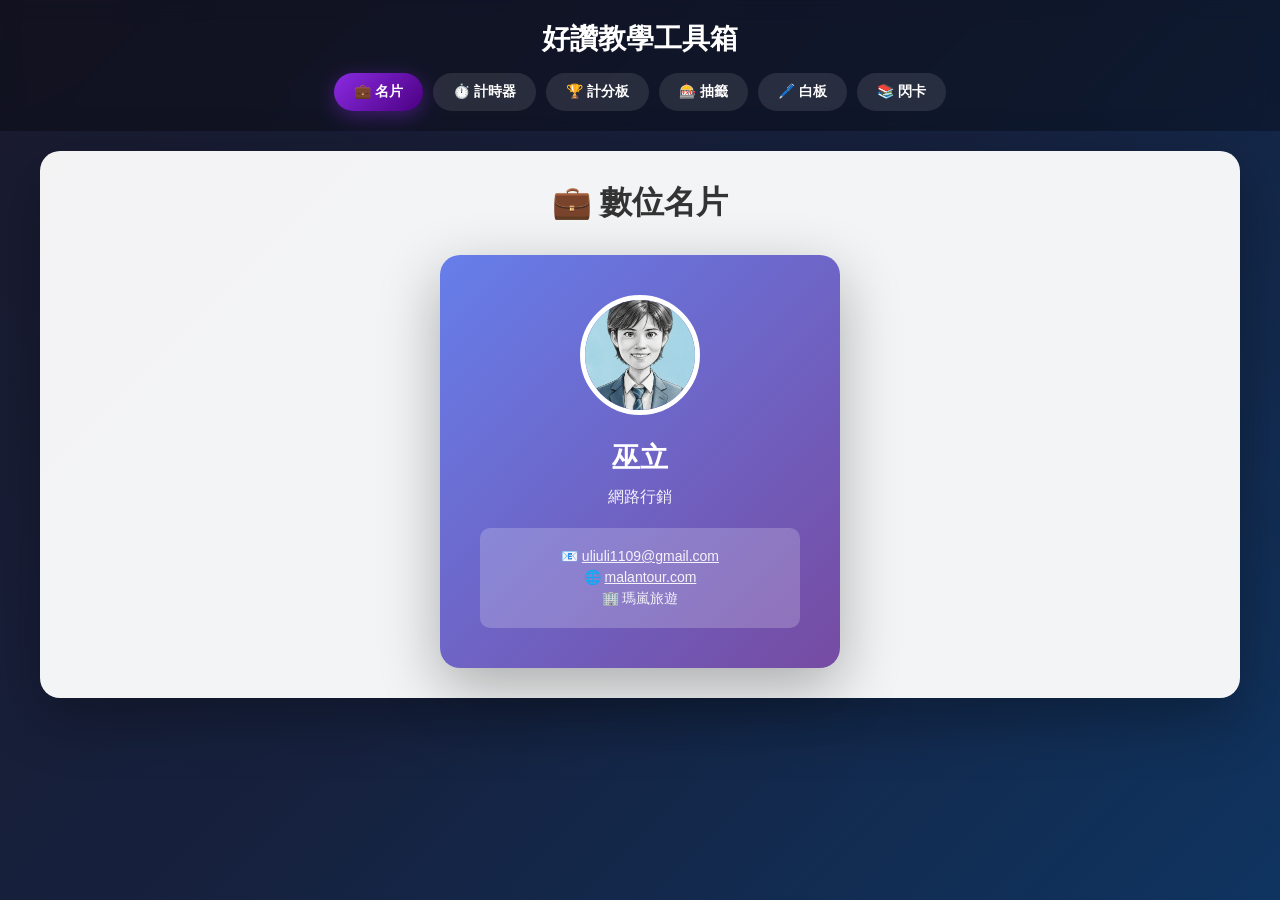
<file: index.html>
<!DOCTYPE html>
<html lang="zh-TW">
<head>
    <meta charset="UTF-8">
    <meta name="viewport" content="width=device-width, initial-scale=1.0">
    <title>好讚教學工具箱</title>
    <style>
        * {
            margin: 0;
            padding: 0;
            box-sizing: border-box;
        }

        body {
            font-family: 'Microsoft JhengHei', Arial, sans-serif;
            background: linear-gradient(135deg, #1a1a2e 0%, #16213e 50%, #0f3460 100%);
            min-height: 100vh;
        }

        .browser-alert {
            display: none;
            position: fixed;
            top: 0;
            left: 0;
            right: 0;
            background: linear-gradient(135deg, #ff6b6b, #e74c3c);
            color: white;
            padding: 15px;
            text-align: center;
            z-index: 1000;
            box-shadow: 0 5px 20px rgba(0, 0, 0, 0.3);
        }

        .browser-alert.show {
            display: block;
        }

        .browser-alert button {
            background: white;
            color: #e74c3c;
            border: none;
            padding: 8px 20px;
            border-radius: 20px;
            font-weight: bold;
            cursor: pointer;
            margin-left: 10px;
            margin-top: 10px;
        }

        .browser-alert .copy-btn {
            background: #2ecc71;
            color: white;
        }

        .header {
            background: rgba(0, 0, 0, 0.3);
            padding: 20px;
            text-align: center;
            position: sticky;
            top: 0;
            z-index: 100;
            backdrop-filter: blur(10px);
        }

        .header h1 {
            font-size: 28px;
            color: white;
            margin-bottom: 15px;
        }

        .nav-tabs {
            display: flex;
            gap: 10px;
            justify-content: center;
            flex-wrap: wrap;
        }

        .nav-tab {
            padding: 10px 20px;
            border: none;
            border-radius: 25px;
            cursor: pointer;
            font-size: 14px;
            font-weight: bold;
            transition: all 0.3s ease;
            background: rgba(255, 255, 255, 0.1);
            color: white;
        }

        .nav-tab:hover {
            background: rgba(255, 255, 255, 0.2);
        }

        .nav-tab.active {
            background: linear-gradient(135deg, #8a2be2, #4b0082);
            box-shadow: 0 5px 20px rgba(138, 43, 226, 0.4);
        }

        .content {
            padding: 20px;
            min-height: calc(100vh - 140px);
        }

        .tool-section {
            display: none;
            background: rgba(255, 255, 255, 0.95);
            border-radius: 20px;
            padding: 30px;
            max-width: 1200px;
            margin: 0 auto;
            box-shadow: 0 20px 60px rgba(0, 0, 0, 0.3);
        }

        .tool-section.active {
            display: block;
        }

        .tool-title {
            font-size: 32px;
            color: #333;
            text-align: center;
            margin-bottom: 30px;
        }

        /* ===== 01_Card Styles ===== */
        .card-container {
            display: flex;
            justify-content: center;
            align-items: center;
            min-height: 400px;
        }

        .digital-card {
            background: linear-gradient(135deg, #667eea 0%, #764ba2 100%);
            border-radius: 20px;
            padding: 40px;
            text-align: center;
            color: white;
            box-shadow: 0 20px 60px rgba(0, 0, 0, 0.3);
            max-width: 400px;
            width: 100%;
        }

        .digital-card .avatar {
            width: 120px;
            height: 120px;
            border-radius: 50%;
            background: white;
            margin: 0 auto 20px;
            display: flex;
            align-items: center;
            justify-content: center;
            font-size: 60px;
        }

        .digital-card h2 {
            font-size: 28px;
            margin-bottom: 10px;
        }

        .digital-card p {
            opacity: 0.9;
            margin-bottom: 20px;
        }

        .digital-card .contact-info {
            background: rgba(255, 255, 255, 0.2);
            border-radius: 10px;
            padding: 15px;
            margin-top: 20px;
        }

        .digital-card .contact-info p {
            margin: 5px 0;
            font-size: 14px;
        }

        /* ===== 02_Timer Styles ===== */
        .timer-container {
            text-align: center;
            padding: 20px;
        }

        .timer-display {
            font-size: 100px;
            font-weight: bold;
            color: #00d9ff;
            text-shadow: 0 0 30px rgba(0, 217, 255, 0.5);
            margin: 30px 0;
        }

        .timer-display.warning {
            color: #ff4444;
            animation: pulse 1s infinite;
        }

        @keyframes pulse {
            0%, 100% { opacity: 1; }
            50% { opacity: 0.7; }
        }

        .timer-buttons {
            display: flex;
            gap: 15px;
            justify-content: center;
            flex-wrap: wrap;
        }

        .timer-btn {
            font-size: 18px;
            font-weight: bold;
            padding: 15px 30px;
            border: none;
            border-radius: 10px;
            cursor: pointer;
            transition: all 0.3s ease;
        }

        .start-btn { background: #00cc66; color: white; }
        .pause-btn { background: #ffaa00; color: white; }
        .reset-btn { background: #666; color: white; }

        .timer-btn:hover { transform: scale(1.05); }

        .quick-times {
            display: flex;
            gap: 10px;
            justify-content: center;
            margin-top: 20px;
            flex-wrap: wrap;
        }

        .quick-time-btn {
            padding: 8px 16px;
            border: 2px solid #444;
            border-radius: 20px;
            background: transparent;
            color: #666;
            cursor: pointer;
            transition: all 0.3s ease;
        }

        .quick-time-btn:hover {
            border-color: #00d9ff;
            color: #00d9ff;
        }

        /* ===== 03_Score Styles ===== */
        .score-grid {
            display: grid;
            grid-template-columns: repeat(auto-fit, minmax(250px, 1fr));
            gap: 20px;
        }

        .group-card {
            background: linear-gradient(135deg, #f5f5f5, #fff);
            border-radius: 15px;
            padding: 25px;
            text-align: center;
            box-shadow: 0 5px 20px rgba(0, 0, 0, 0.1);
            transition: all 0.3s ease;
        }

        .group-card:hover {
            transform: translateY(-5px);
        }

        .group-card:nth-child(1) { border-top: 5px solid #ff6b6b; }
        .group-card:nth-child(2) { border-top: 5px solid #4ecdc4; }
        .group-card:nth-child(3) { border-top: 5px solid #ffe66d; }
        .group-card:nth-child(4) { border-top: 5px solid #95e1d3; }
        .group-card:nth-child(5) { border-top: 5px solid #dda0dd; }
        .group-card:nth-child(6) { border-top: 5px solid #87ceeb; }

        .group-name {
            font-size: 22px;
            font-weight: bold;
            color: #333;
            margin-bottom: 15px;
        }

        .group-score {
            font-size: 60px;
            font-weight: bold;
            color: #2c3e50;
            margin: 15px 0;
        }

        .group-score.highest {
            color: #e74c3c;
            animation: pulse 1s infinite;
        }

        .score-buttons {
            display: flex;
            gap: 10px;
            justify-content: center;
        }

        .score-btn {
            padding: 10px 20px;
            border: none;
            border-radius: 20px;
            cursor: pointer;
            font-weight: bold;
            transition: all 0.3s ease;
        }

        .score-btn:hover { transform: scale(1.05); }
        .score-add { background: #00cc66; color: white; }
        .score-sub { background: #ff6b6b; color: white; }

        .global-buttons {
            display: flex;
            gap: 15px;
            justify-content: center;
            margin-bottom: 25px;
            flex-wrap: wrap;
        }

        .global-btn {
            padding: 10px 20px;
            border: none;
            border-radius: 20px;
            cursor: pointer;
            font-weight: bold;
            transition: all 0.3s ease;
        }

        .global-btn:hover { transform: scale(1.05); }
        .global-reset { background: #666; color: white; }
        .global-reward { background: #f39c12; color: white; }

        /* ===== 04_Lottery Styles ===== */
        .lottery-container {
            text-align: center;
            padding: 20px;
        }

        .lottery-btn {
            font-size: 24px;
            font-weight: bold;
            padding: 20px 40px;
            background: linear-gradient(135deg, #e74c3c, #c0392b);
            color: white;
            border: none;
            border-radius: 50px;
            cursor: pointer;
            box-shadow: 0 10px 30px rgba(231, 76, 60, 0.4);
            transition: all 0.3s ease;
            margin: 20px 0;
        }

        .lottery-btn:hover { transform: translateY(-3px); }

        .lottery-result {
            min-height: 120px;
            display: flex;
            flex-direction: column;
            justify-content: center;
            align-items: center;
            background: linear-gradient(135deg, #fff9c4, #fff3e0);
            border-radius: 15px;
            padding: 20px;
            margin: 20px 0;
        }

        .lottery-name {
            font-size: 64px;
            font-weight: bold;
            color: #e74c3c;
            opacity: 0;
        }

        .lottery-name.show {
            animation: bounceIn 0.8s ease forwards;
        }

        @keyframes bounceIn {
            0% { opacity: 0; transform: scale(0); }
            50% { opacity: 1; transform: scale(1.2); }
            100% { opacity: 1; transform: scale(1); }
        }

        .name-input-area {
            margin: 20px 0;
        }

        .name-input-area textarea {
            width: 100%;
            height: 80px;
            padding: 10px;
            border: 2px solid #ddd;
            border-radius: 10px;
            font-size: 14px;
            resize: none;
        }

        .lottery-options {
            display: flex;
            gap: 15px;
            justify-content: center;
            align-items: center;
            flex-wrap: wrap;
        }

        .remaining-badge {
            background: #e74c3c;
            color: white;
            padding: 5px 15px;
            border-radius: 15px;
            font-size: 14px;
        }

        .checkbox-label {
            display: flex;
            align-items: center;
            gap: 5px;
            font-size: 14px;
            color: #666;
        }

        /* ===== 05_Whiteboard Styles ===== */
        .whiteboard-toolbar {
            display: flex;
            gap: 10px;
            margin-bottom: 15px;
            flex-wrap: wrap;
            align-items: center;
        }

        .wb-color-btn {
            width: 40px;
            height: 40px;
            border-radius: 50%;
            border: 3px solid white;
            cursor: pointer;
            box-shadow: 0 3px 10px rgba(0, 0, 0, 0.2);
            transition: all 0.3s ease;
        }

        .wb-color-btn:hover { transform: scale(1.1); }
        .wb-color-btn.active { box-shadow: 0 0 0 3px #ffd700; }

        .wb-black { background: #000; }
        .wb-red { background: #e74c3c; }
        .wb-blue { background: #3498db; }

        .wb-action-btn {
            padding: 10px 20px;
            border: none;
            border-radius: 20px;
            cursor: pointer;
            font-weight: bold;
            transition: all 0.3s ease;
        }

        .wb-eraser { background: #95a5a6; color: white; }
        .wb-clear { background: #e74c3c; color: white; }
        .wb-save { background: #2ecc71; color: white; }

        .wb-action-btn:hover { transform: scale(1.05); }

        .whiteboard-canvas {
            border: 10px solid #b0b0b0;
            border-radius: 10px;
            background: white;
            cursor: crosshair;
            touch-action: none;
            width: 100%;
        }

        /* ===== 06_Flashcard Styles ===== */
        .flashcard-container {
            text-align: center;
            padding: 20px;
        }

        .fc-card-container {
            perspective: 1000px;
            margin: 30px 0;
        }

        .fc-card {
            width: 100%;
            max-width: 500px;
            height: 300px;
            margin: 0 auto;
            position: relative;
            transform-style: preserve-3d;
            transition: transform 0.6s ease;
            cursor: pointer;
        }

        .fc-card.flipped { transform: rotateY(180deg); }

        .fc-card-face {
            position: absolute;
            width: 100%;
            height: 100%;
            backface-visibility: hidden;
            border-radius: 20px;
            display: flex;
            flex-direction: column;
            justify-content: center;
            align-items: center;
            padding: 30px;
            box-shadow: 0 10px 40px rgba(0, 0, 0, 0.2);
        }

        .fc-front { background: linear-gradient(135deg, #fff, #f5f5f5); }
        .fc-back { background: linear-gradient(135deg, #ff9a56, #ff6b6b); transform: rotateY(180deg); }

        .fc-label { font-size: 14px; color: #999; margin-bottom: 15px; text-transform: uppercase; }
        .fc-back .fc-label { color: rgba(255, 255, 255, 0.8); }

        .fc-content { font-size: 42px; font-weight: bold; color: #333; }
        .fc-back .fc-content { color: white; font-size: 32px; }

        .fc-speak-btn {
            margin-top: 15px;
            padding: 8px 20px;
            background: #3498db;
            color: white;
            border: none;
            border-radius: 20px;
            cursor: pointer;
            font-size: 14px;
        }

        .fc-nav-buttons {
            display: flex;
            gap: 15px;
            justify-content: center;
        }

        .fc-nav-btn {
            padding: 12px 30px;
            border: none;
            border-radius: 25px;
            cursor: pointer;
            font-weight: bold;
            transition: all 0.3s ease;
        }

        .fc-prev { background: rgba(102, 126, 234, 0.2); color: #667eea; }
        .fc-next { background: #667eea; color: white; }
        .fc-nav-btn:hover { transform: translateY(-2px); }

        .fc-progress {
            margin-top: 20px;
            color: #666;
        }

        .fc-progress-bar {
            width: 100%;
            max-width: 500px;
            height: 8px;
            background: #eee;
            border-radius: 4px;
            margin: 10px auto 0;
            overflow: hidden;
        }

        .fc-progress-fill {
            height: 100%;
            background: #667eea;
            border-radius: 4px;
            transition: width 0.3s ease;
        }

        /* ===== Responsive ===== */
        @media (max-width: 768px) {
            .header h1 { font-size: 22px; }
            .nav-tab { padding: 8px 14px; font-size: 12px; }
            .tool-title { font-size: 24px; }
            .timer-display { font-size: 64px; }
            .lottery-name { font-size: 48px; }
            .fc-content { font-size: 32px; }
            .fc-card { height: 250px; }
            .group-score { font-size: 48px; }
        }

        @media (max-width: 480px) {
            .header h1 { font-size: 18px; }
            .nav-tab { padding: 6px 10px; font-size: 11px; }
            .timer-display { font-size: 48px; }
            .lottery-name { font-size: 36px; }
            .digital-card { padding: 25px; }
        }
    </style>
</head>
<body>
    <div class="browser-alert" id="browserAlert">
        ⚠️ 您正在使用 LINE 內建瀏覽器，語音發音功能受限！請複製網址後用 Chrome/Safari 開啟。
        <div>
            <button class="copy-btn" onclick="copyUrl()">📋 複製網址</button>
            <span id="copySuccess" style="color: #2ecc71; display: none; margin-left: 10px;">已複製！</span>
        </div>
    </div>
    <div class="header">
        <h1>好讚教學工具箱</h1>
        <div class="nav-tabs">
            <button class="nav-tab active" onclick="showTool('card')">💼 名片</button>
            <button class="nav-tab" onclick="showTool('timer')">⏱️ 計時器</button>
            <button class="nav-tab" onclick="showTool('score')">🏆 計分板</button>
            <button class="nav-tab" onclick="showTool('lottery')">🎰 抽籤</button>
            <button class="nav-tab" onclick="showTool('whiteboard')">🖊️ 白板</button>
            <button class="nav-tab" onclick="showTool('flashcard')">📚 閃卡</button>
        </div>
    </div>

    <div class="content">
        <!-- 01_Card -->
        <div class="tool-section active" id="card">
            <h2 class="tool-title">💼 數位名片</h2>
            <div class="card-container">
                <div class="digital-card">
                    <img src="01_Card/avatar.png" alt="頭像" style="width: 120px; height: 120px; border-radius: 50%; border: 5px solid white; margin-bottom: 20px; object-fit: cover;">
                    <h2>巫立</h2>
                    <p>網路行銷</p>
                    <div class="contact-info">
                        <p>📧 <a href="mailto:uliuli1109@gmail.com" target="_blank" style="color: white; text-decoration: underline;">uliuli1109@gmail.com</a></p>
                        <p>🌐 <a href="https://malantour.com" target="_blank" style="color: white; text-decoration: underline;">malantour.com</a></p>
                        <p>🏢 瑪嵐旅遊</p>
                    </div>
                </div>
            </div>
        </div>

        <!-- 02_Timer -->
        <div class="tool-section" id="timer">
            <h2 class="tool-title">⏱️ 課堂倒數計時器</h2>
            <div class="timer-container">
                <div class="timer-display" id="timerDisplay">05:00</div>
                <div class="timer-buttons">
                    <button class="timer-btn start-btn" onclick="startTimer()">開始</button>
                    <button class="timer-btn pause-btn" onclick="pauseTimer()">暫停</button>
                    <button class="timer-btn reset-btn" onclick="resetTimer()">重置</button>
                </div>
                <div class="quick-times">
                    <button class="quick-time-btn" onclick="setQuickTime(3)">3 分鐘</button>
                    <button class="quick-time-btn" onclick="setQuickTime(5)">5 分鐘</button>
                    <button class="quick-time-btn" onclick="setQuickTime(10)">10 分鐘</button>
                    <button class="quick-time-btn" onclick="setQuickTime(15)">15 分鐘</button>
                    <button class="quick-time-btn" onclick="addTime(1)">+1 分鐘</button>
                    <button class="quick-time-btn" onclick="setQuickTime(0.083)">5 秒測試</button>
                </div>
            </div>
        </div>

        <!-- 03_Score -->
        <div class="tool-section" id="score">
            <h2 class="tool-title">🏆 小組計分板</h2>
            <div class="global-buttons">
                <button class="global-btn global-reset" onclick="resetAllScores()">重置全部分數</button>
                <button class="global-btn global-reward" onclick="rewardAll()">全班獎勵 +1</button>
            </div>
            <div class="score-grid">
                <div class="group-card">
                    <div class="group-name">第一組</div>
                    <div class="group-score" id="score1">0</div>
                    <div class="score-buttons">
                        <button class="score-btn score-add" onclick="updateScore(1, 1)">+1</button>
                        <button class="score-btn score-sub" onclick="updateScore(1, -1)">-1</button>
                    </div>
                </div>
                <div class="group-card">
                    <div class="group-name">第二組</div>
                    <div class="group-score" id="score2">0</div>
                    <div class="score-buttons">
                        <button class="score-btn score-add" onclick="updateScore(2, 1)">+1</button>
                        <button class="score-btn score-sub" onclick="updateScore(2, -1)">-1</button>
                    </div>
                </div>
                <div class="group-card">
                    <div class="group-name">第三組</div>
                    <div class="group-score" id="score3">0</div>
                    <div class="score-buttons">
                        <button class="score-btn score-add" onclick="updateScore(3, 1)">+1</button>
                        <button class="score-btn score-sub" onclick="updateScore(3, -1)">-1</button>
                    </div>
                </div>
                <div class="group-card">
                    <div class="group-name">第四組</div>
                    <div class="group-score" id="score4">0</div>
                    <div class="score-buttons">
                        <button class="score-btn score-add" onclick="updateScore(4, 1)">+1</button>
                        <button class="score-btn score-sub" onclick="updateScore(4, -1)">-1</button>
                    </div>
                </div>
                <div class="group-card">
                    <div class="group-name">第五組</div>
                    <div class="group-score" id="score5">0</div>
                    <div class="score-buttons">
                        <button class="score-btn score-add" onclick="updateScore(5, 1)">+1</button>
                        <button class="score-btn score-sub" onclick="updateScore(5, -1)">-1</button>
                    </div>
                </div>
                <div class="group-card">
                    <div class="group-name">第六組</div>
                    <div class="group-score" id="score6">0</div>
                    <div class="score-buttons">
                        <button class="score-btn score-add" onclick="updateScore(6, 1)">+1</button>
                        <button class="score-btn score-sub" onclick="updateScore(6, -1)">-1</button>
                    </div>
                </div>
            </div>
        </div>

        <!-- 04_Lottery -->
        <div class="tool-section" id="lottery">
            <h2 class="tool-title">🎰 隨機點名抽籤</h2>
            <div class="lottery-container">
                <div class="lottery-options">
                    <span class="remaining-badge">剩餘 <span id="lotteryCount">6</span> 人</span>
                    <label class="checkbox-label">
                        <input type="checkbox" id="noRepeat"> 不重複抽籤
                    </label>
                </div>
                <button class="lottery-btn" onclick="drawLottery()">抽出幸運兒</button>
                <div class="lottery-result">
                    <div class="lottery-name" id="lotteryName"></div>
                </div>
                <div class="name-input-area">
                    <textarea id="lotteryInput">張小明, 林大華, 陳美麗, 王好強, 李茱莉, 黃宇宙</textarea>
                    <button class="timer-btn start-btn" style="margin-top: 10px; font-size: 14px; padding: 10px 20px;" onclick="updateLotteryNames()">更新名單</button>
                </div>
            </div>
        </div>

        <!-- 05_Whiteboard -->
        <div class="tool-section" id="whiteboard">
            <h2 class="tool-title">🖊️ 隨堂電子白板</h2>
            <div class="whiteboard-toolbar">
                <button class="wb-color-btn wb-black active" id="wbBlackBtn" onclick="setWbColor('black')"></button>
                <button class="wb-color-btn wb-red" id="wbRedBtn" onclick="setWbColor('red')"></button>
                <button class="wb-color-btn wb-blue" id="wbBlueBtn" onclick="setWbColor('blue')"></button>
                <button class="wb-action-btn wb-eraser" id="wbEraserBtn" onclick="toggleWbEraser()">橡皮擦</button>
                <button class="wb-action-btn wb-clear" onclick="clearWhiteboard()">全部清除</button>
                <button class="wb-action-btn wb-save" onclick="saveWhiteboard()">保存版書</button>
                <input type="range" id="wbPenSize" min="1" max="20" value="5" style="width: 100px;" onchange="setWbPenSize(this.value)">
            </div>
            <canvas class="whiteboard-canvas" id="whiteboardCanvas"></canvas>
        </div>

        <!-- 06_Flashcard -->
        <div class="tool-section" id="flashcard">
            <h2 class="tool-title">📚 知識閃卡</h2>
            <div class="flashcard-container">
                <div class="fc-card-container">
                    <div class="fc-card" id="fcCard" onclick="flipFcCard()">
                        <div class="fc-card-face fc-front">
                            <div class="fc-label">英文</div>
                            <div class="fc-content" id="fcFrontContent">abandon</div>
                            <button class="fc-speak-btn" onclick="event.stopPropagation(); speakFcEnglish()">🔊 聽發音</button>
                        </div>
                        <div class="fc-card-face fc-back">
                            <div class="fc-label">中文</div>
                            <div class="fc-content" id="fcBackContent">放棄</div>
                        </div>
                    </div>
                </div>
                <div class="fc-nav-buttons">
                    <button class="fc-nav-btn fc-prev" onclick="fcPrev()">上一題</button>
                    <button class="fc-nav-btn fc-next" onclick="fcNext()">下一題</button>
                </div>
                <div class="fc-progress">
                    <span id="fcProgressText">1 / 100</span>
                    <div class="fc-progress-bar">
                        <div class="fc-progress-fill" id="fcProgressFill"></div>
                    </div>
                </div>
            </div>
        </div>
    </div>

    <script>
        // ===== Tab Navigation =====
        function showTool(tool) {
            document.querySelectorAll('.tool-section').forEach(s => s.classList.remove('active'));
            document.querySelectorAll('.nav-tab').forEach(t => t.classList.remove('active'));
            document.getElementById(tool).classList.add('active');
            event.target.classList.add('active');
            
            if (tool === 'whiteboard') {
                setTimeout(initWhiteboard, 100);
            }
        }

        // ===== 02_Timer =====
        let timerSeconds = 300;
        let timerInterval = null;
        let timerRunning = false;

        function updateTimerDisplay() {
            const mins = Math.floor(timerSeconds / 60);
            const secs = timerSeconds % 60;
            document.getElementById('timerDisplay').textContent = 
                `${String(mins).padStart(2, '0')}:${String(secs).padStart(2, '0')}`;
            
            if (timerSeconds === 0) {
                document.getElementById('timerDisplay').classList.add('warning');
                playTimerAlarm();
            }
        }

        function startTimer() {
            if (timerRunning || timerSeconds === 0) return;
            timerRunning = true;
            timerInterval = setInterval(() => {
                timerSeconds--;
                updateTimerDisplay();
                if (timerSeconds === 0) {
                    clearInterval(timerInterval);
                    timerRunning = false;
                }
            }, 1000);
        }

        function pauseTimer() {
            clearInterval(timerInterval);
            timerRunning = false;
        }

        function resetTimer() {
            pauseTimer();
            timerSeconds = 300;
            document.getElementById('timerDisplay').classList.remove('warning');
            updateTimerDisplay();
        }

        function setQuickTime(minutes) {
            pauseTimer();
            timerSeconds = Math.round(minutes * 60);
            document.getElementById('timerDisplay').classList.remove('warning');
            updateTimerDisplay();
        }

        function addTime(minutes) {
            timerSeconds += minutes * 60;
            updateTimerDisplay();
        }

        function playTimerAlarm() {
            const ctx = new (window.AudioContext || window.webkitAudioContext)();
            for (let i = 0; i < 3; i++) {
                setTimeout(() => {
                    const osc = ctx.createOscillator();
                    const gain = ctx.createGain();
                    osc.connect(gain);
                    gain.connect(ctx.destination);
                    osc.frequency.value = 800;
                    osc.type = 'sine';
                    gain.gain.setValueAtTime(0.5, ctx.currentTime);
                    gain.gain.exponentialRampToValueAtTime(0.01, ctx.currentTime + 0.3);
                    osc.start(ctx.currentTime);
                    osc.stop(ctx.currentTime + 0.3);
                }, i * 400);
            }
        }

        // ===== 03_Score =====
        let scores = [0, 0, 0, 0, 0, 0];

        function updateScore(group, change) {
            scores[group - 1] = Math.max(0, scores[group - 1] + change);
            document.getElementById(`score${group}`).textContent = scores[group - 1];
            updateHighestScore();
        }

        function updateHighestScore() {
            const max = Math.max(...scores);
            for (let i = 1; i <= 6; i++) {
                const el = document.getElementById(`score${i}`);
                scores[i - 1] === max && max > 0 ? el.classList.add('highest') : el.classList.remove('highest');
            }
        }

        function resetAllScores() {
            if (confirm('確定要重置所有分數嗎？')) {
                scores = [0, 0, 0, 0, 0, 0];
                for (let i = 1; i <= 6; i++) {
                    document.getElementById(`score${i}`).textContent = '0';
                    document.getElementById(`score${i}`).classList.remove('highest');
                }
            }
        }

        function rewardAll() {
            scores = scores.map(s => s + 1);
            for (let i = 1; i <= 6; i++) {
                document.getElementById(`score${i}`).textContent = scores[i - 1];
            }
            updateHighestScore();
        }

        // ===== 04_Lottery =====
        let lotteryNames = ['張小明', '林大華', '陳美麗', '王好強', '李茱莉', '黃宇宙'];
        let lotteryDrawing = false;

        function updateLotteryNames() {
            const input = document.getElementById('lotteryInput').value;
            const parsed = input.split(/[,，\n]+/).map(n => n.trim()).filter(n => n.length > 0);
            if (parsed.length > 0) {
                lotteryNames = parsed;
                document.getElementById('lotteryCount').textContent = lotteryNames.length;
                alert('名單已更新！共 ' + lotteryNames.length + ' 人');
            }
        }

        function drawLottery() {
            if (lotteryDrawing || lotteryNames.length === 0) return;
            lotteryDrawing = true;
            
            const nameEl = document.getElementById('lotteryName');
            const noRepeat = document.getElementById('noRepeat').checked;
            let count = 0;
            
            const interval = setInterval(() => {
                nameEl.textContent = lotteryNames[Math.floor(Math.random() * lotteryNames.length)];
                nameEl.style.opacity = '1';
                nameEl.style.transform = 'scale(1)';
                count++;
                
                if (count >= 20) {
                    clearInterval(interval);
                    const finalIndex = Math.floor(Math.random() * lotteryNames.length);
                    nameEl.textContent = lotteryNames[finalIndex];
                    nameEl.classList.add('show');
                    playLotteryCelebration();
                    
                    if (noRepeat) {
                        lotteryNames.splice(finalIndex, 1);
                        document.getElementById('lotteryCount').textContent = lotteryNames.length;
                        document.getElementById('lotteryInput').value = lotteryNames.join(', ');
                    }
                    
                    lotteryDrawing = false;
                }
            }, 100);
        }

        function playLotteryCelebration() {
            const ctx = new (window.AudioContext || window.webkitAudioContext)();
            const notes = [523.25, 659.25, 783.99, 1046.50];
            let t = ctx.currentTime;
            notes.forEach(freq => {
                const osc = ctx.createOscillator();
                const gain = ctx.createGain();
                osc.connect(gain);
                gain.connect(ctx.destination);
                osc.frequency.value = freq;
                osc.type = 'sine';
                gain.gain.setValueAtTime(0.3, t);
                gain.gain.exponentialRampToValueAtTime(0.01, t + 0.15);
                osc.start(t);
                osc.stop(t + 0.15);
                t += 0.15;
            });
        }

        // ===== 05_Whiteboard =====
        let wbCanvas, wbCtx;
        let wbDrawing = false;
        let wbColor = 'black';
        let wbEraser = false;
        let wbPenSize = 5;
        let wbLastX, wbLastY;

        function initWhiteboard() {
            wbCanvas = document.getElementById('whiteboardCanvas');
            wbCtx = wbCanvas.getContext('2d');
            const wrapper = wbCanvas.parentElement;
            wbCanvas.width = wrapper.clientWidth;
            wbCanvas.height = 400;
            
            wbCanvas.onmousedown = wbStart;
            wbCanvas.onmousemove = wbDraw;
            wbCanvas.onmouseup = wbStop;
            wbCanvas.onmouseout = wbStop;
            wbCanvas.ontouchstart = wbStart;
            wbCanvas.ontouchmove = wbDraw;
            wbCanvas.ontouchend = wbStop;
        }

        function wbStart(e) {
            e.preventDefault();
            wbDrawing = true;
            const rect = wbCanvas.getBoundingClientRect();
            const touch = e.touches ? e.touches[0] : e;
            wbLastX = (touch.clientX - rect.left) * (wbCanvas.width / rect.width);
            wbLastY = (touch.clientY - rect.top) * (wbCanvas.height / rect.height);
        }

        function wbDraw(e) {
            e.preventDefault();
            if (!wbDrawing) return;
            const rect = wbCanvas.getBoundingClientRect();
            const touch = e.touches ? e.touches[0] : e;
            const x = (touch.clientX - rect.left) * (wbCanvas.width / rect.width);
            const y = (touch.clientY - rect.top) * (wbCanvas.height / rect.height);
            
            wbCtx.beginPath();
            wbCtx.moveTo(wbLastX, wbLastY);
            wbCtx.lineTo(x, y);
            wbCtx.strokeStyle = wbEraser ? 'white' : wbColor;
            wbCtx.lineWidth = wbEraser ? wbPenSize * 3 : wbPenSize;
            wbCtx.lineCap = 'round';
            wbCtx.lineJoin = 'round';
            wbCtx.stroke();
            
            wbLastX = x;
            wbLastY = y;
        }

        function wbStop() { wbDrawing = false; }

        function setWbColor(color) {
            wbColor = color;
            wbEraser = false;
            document.querySelectorAll('.wb-color-btn').forEach(b => b.classList.remove('active'));
            document.getElementById('wbEraserBtn').classList.remove('active');
            document.getElementById('wb' + color.charAt(0).toUpperCase() + color.slice(1) + 'Btn').classList.add('active');
        }

        function toggleWbEraser() {
            wbEraser = !wbEraser;
            document.querySelectorAll('.wb-color-btn').forEach(b => b.classList.remove('active'));
            document.getElementById('wbEraserBtn').classList.toggle('active', wbEraser);
        }

        function clearWhiteboard() {
            if (confirm('確定要清除整個白板嗎？')) {
                wbCtx.clearRect(0, 0, wbCanvas.width, wbCanvas.height);
            }
        }

        function saveWhiteboard() {
            const link = document.createElement('a');
            link.download = '白板_' + new Date().toISOString().slice(0, 10) + '.png';
            link.href = wbCanvas.toDataURL('image/png');
            link.click();
        }

        function setWbPenSize(size) { wbPenSize = parseInt(size); }

        // ===== 06_Flashcard =====
        const fcWords = [
            { front: 'abandon', back: '放棄' }, { front: 'ability', back: '能力' },
            { front: 'absent', back: '缺席的' }, { front: 'absorb', back: '吸收' },
            { front: 'abstract', back: '抽象的' }, { front: 'academic', back: '學術的' },
            { front: 'accept', back: '接受' }, { front: 'access', back: '通道；進入' },
            { front: 'accomplish', back: '完成；實現' }, { front: 'account', back: '帳戶；描述' },
            { front: 'accurate', back: '準確的' }, { front: 'achieve', back: '達成；實現' },
            { front: 'adapt', back: '適應；改編' }, { front: 'adequate', back: '足夠的' },
            { front: 'adjust', back: '調整；適應' }, { front: 'admire', back: '欣賞；欽佩' },
            { front: 'admit', back: '承認；准許進入' }, { front: 'adolescent', back: '青少年' },
            { front: 'adopt', back: '採用；收養' }, { front: 'adult', back: '成人' },
            { front: 'advance', back: '前進；進步' }, { front: 'advantage', back: '優勢' },
            { front: 'adventure', back: '冒險' }, { front: 'advertise', back: '登廣告' },
            { front: 'affect', back: '影響' }, { front: 'afford', back: '負擔得起' },
            { front: 'agenda', back: '議程' }, { front: 'aggressive', back: '有進取心的' },
            { front: 'agree', back: '同意' }, { front: 'agriculture', back: '農業' },
            { front: 'aim', back: '目標；瞄準' }, { front: 'alarm', back: '警報' },
            { front: 'album', back: '相簿；專輯' }, { front: 'alcohol', back: '酒精' },
            { front: 'alert', back: '警覺的' }, { front: 'alien', back: '外星人' },
            { front: 'allow', back: '允許' }, { front: 'alter', back: '改變' },
            { front: 'alternative', back: '替代的' }, { front: 'amaze', back: '使驚奇' },
            { front: 'ambition', back: '雄心' }, { front: 'ambulance', back: '救護車' },
            { front: 'among', back: '在...之中' }, { front: 'amount', back: '總量' },
            { front: 'analyze', back: '分析' }, { front: 'ancestor', back: '祖先' },
            { front: 'ancient', back: '古老的' }, { front: 'anger', back: '憤怒' },
            { front: 'announce', back: '宣布' }, { front: 'annual', back: '每年的' },
            { front: 'anxiety', back: '焦慮' }, { front: 'apart', back: '分開地' },
            { front: 'apartment', back: '公寓' }, { front: 'apologize', back: '道歉' },
            { front: 'apparent', back: '顯然的' }, { front: 'appeal', back: '呼吁' },
            { front: 'appear', back: '出現' }, { front: 'appetite', back: '食慾' },
            { front: 'applause', back: '掌聲' }, { front: 'apply', back: '申請' },
            { front: 'appreciate', back: '感激' }, { front: 'approach', back: '接近' },
            { front: 'appropriate', back: '適當的' }, { front: 'approve', back: '批准' },
            { front: 'architect', back: '建築師' }, { front: 'area', back: '地區' },
            { front: 'argue', back: '爭論' }, { front: 'arise', back: '出現' },
            { front: 'army', back: '軍隊' }, { front: 'arrange', back: '安排' },
            { front: 'arrest', back: '逮捕' }, { front: 'article', back: '文章' },
            { front: 'artificial', back: '人造的' }, { front: 'artist', back: '藝術家' },
            { front: 'ashamed', back: '羞愧的' }, { front: 'aspect', back: '方面' },
            { front: 'assemble', back: '組裝' }, { front: 'assess', back: '評估' },
            { front: 'assign', back: '分配' }, { front: 'assist', back: '協助' },
            { front: 'assume', back: '假設' }, { front: 'assure', back: '保證' },
            { front: 'atmosphere', back: '大氣層' }, { front: 'attach', back: '附上' },
            { front: 'attack', back: '攻擊' }, { front: 'attain', back: '達到' },
            { front: 'attempt', back: '嘗試' }, { front: 'attend', back: '參加' },
            { front: 'attitude', back: '態度' }, { front: 'attract', back: '吸引' },
            { front: 'audience', back: '觀眾' }, { front: 'authority', back: '權威' },
            { front: 'automatic', back: '自動的' }, { front: 'available', back: '可用的' },
            { front: 'average', back: '平均' }, { front: 'avoid', back: '避免' },
            { front: 'award', back: '獎項' }, { front: 'aware', back: '意識到' },
            { front: 'awful', back: '糟糕的' }, { front: 'background', back: '背景' },
            { front: 'bargain', back: '便宜貨' }, { front: 'basic', back: '基本的' },
            { front: 'beauty', back: '美麗' }, { front: 'behalf', back: '代表' },
            { front: 'behave', back: '行為' }, { front: 'belief', back: '信念' },
            { front: 'belong', back: '屬於' }, { front: 'benefit', back: '好處' },
            { front: 'beside', back: '在...旁邊' }, { front: 'beyond', back: '超越' },
            { front: 'blank', back: '空白的' }, { front: 'blast', back: '爆炸' },
            { front: 'blend', back: '混合' }, { front: 'bless', back: '祝福' },
            { front: 'bold', back: '大膽的' }, { front: 'bonus', back: '獎金' }
        ];

        let fcIndex = 0;
        let fcFlipped = false;

        function updateFcCard() {
            document.getElementById('fcFrontContent').textContent = fcWords[fcIndex].front;
            document.getElementById('fcBackContent').textContent = fcWords[fcIndex].back;
            document.getElementById('fcProgressText').textContent = `${fcIndex + 1} / ${fcWords.length}`;
            document.getElementById('fcProgressFill').style.width = `${((fcIndex + 1) / fcWords.length) * 100}%`;
            document.getElementById('fcCard').classList.remove('flipped');
            fcFlipped = false;
        }

        function flipFcCard() {
            fcFlipped = !fcFlipped;
            document.getElementById('fcCard').classList.toggle('flipped', fcFlipped);
        }

        function fcPrev() { if (fcIndex > 0) { fcIndex--; updateFcCard(); } }
        function fcNext() { if (fcIndex < fcWords.length - 1) { fcIndex++; updateFcCard(); } }

        function speakFcEnglish() {
            const utterance = new SpeechSynthesisUtterance(fcWords[fcIndex].front);
            utterance.lang = 'en-US';
            utterance.rate = 0.8;
            speechSynthesis.speak(utterance);
        }

        updateTimerDisplay();
        updateFcCard();

        // 檢測 LINE 內建瀏覽器
        function detectLINE() {
            const ua = navigator.userAgent.toLowerCase();
            return ua.includes('line');
        }

        function copyUrl() {
            const url = window.location.href;
            navigator.clipboard.writeText(url).then(() => {
                document.getElementById('copySuccess').style.display = 'inline';
                setTimeout(() => {
                    document.getElementById('copySuccess').style.display = 'none';
                }, 2000);
            }).catch(() => {
                // 備用方案
                const textArea = document.createElement('textarea');
                textArea.value = url;
                document.body.appendChild(textArea);
                textArea.select();
                document.execCommand('copy');
                document.body.removeChild(textArea);
                document.getElementById('copySuccess').style.display = 'inline';
                setTimeout(() => {
                    document.getElementById('copySuccess').style.display = 'none';
                }, 2000);
            });
        }

        if (detectLINE()) {
            document.getElementById('browserAlert').classList.add('show');
        }
    </script>
</body>
</html>
</file>
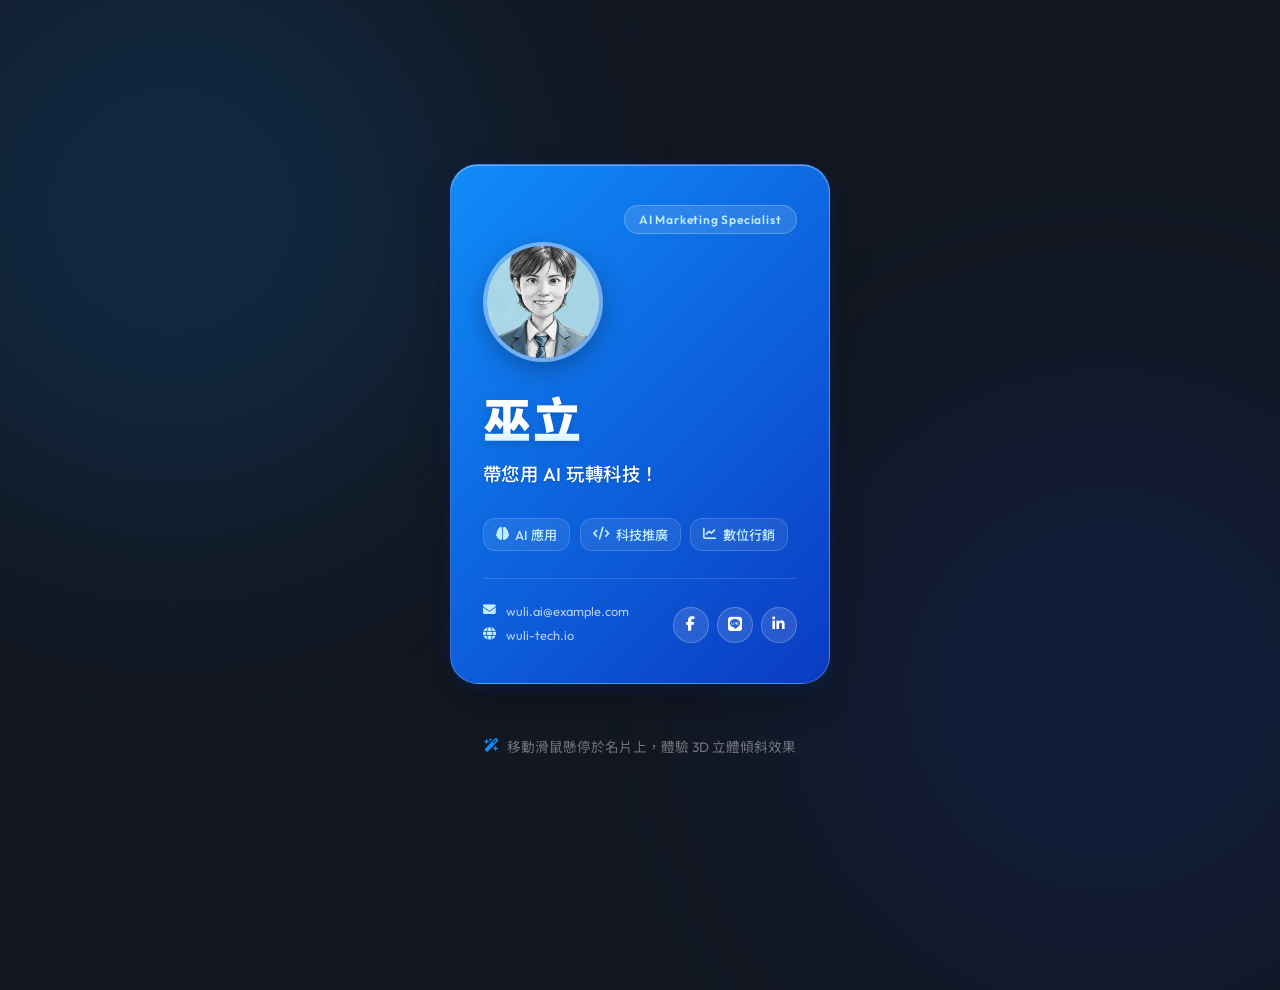
<file: 01_Card/index.html>
<!DOCTYPE html>
<html lang="zh-TW">
<head>
    <meta charset="UTF-8">
    <meta name="viewport" content="width=device-width, initial-scale=1.0">
    <title>巫立 - 數位行銷名片</title>
    <!-- Google Fonts -->
    <link rel="preconnect" href="https://fonts.googleapis.com">
    <link rel="preconnect" href="https://fonts.gstatic.com" crossorigin>
    <link href="https://fonts.googleapis.com/css2?family=Outfit:wght@300;400;600;800&family=Noto+Sans+TC:wght@300;400;500;700;900&display=swap" rel="stylesheet">
    <!-- Font Awesome Icons -->
    <link rel="stylesheet" href="https://cdnjs.cloudflare.com/ajax/libs/font-awesome/6.4.0/css/all.min.css">
    <!-- Stylesheet -->
    <link rel="stylesheet" href="style.css">
</head>
<body>
    <div class="page-container">
        <!-- Background decorative elements -->
        <div class="bg-glow bg-glow-1"></div>
        <div class="bg-glow bg-glow-2"></div>

        <!-- 3D Card Container -->
        <div class="card-container">
            <div class="business-card" id="interactive-card">
                <!-- Card Inner Background Glow -->
                <div class="card-glow"></div>
                
                <!-- Card Content -->
                <div class="card-header">
                    <span class="card-badge">AI Marketing Specialist</span>
                </div>
                
                <div class="card-body">
                    <div class="avatar-container">
                        <img src="avatar.png" alt="巫立" class="profile-avatar">
                    </div>
                    <h1 class="name">巫立</h1>
                    <p class="tagline">帶您用 AI 玩轉科技！</p>
                    
                    <div class="skills-tags">
                        <span class="tag"><i class="fa-solid fa-brain"></i> AI 應用</span>
                        <span class="tag"><i class="fa-solid fa-code"></i> 科技推廣</span>
                        <span class="tag"><i class="fa-solid fa-chart-line"></i> 數位行銷</span>
                    </div>
                </div>

                <div class="card-footer">
                    <div class="contact-info">
                        <div class="contact-item">
                            <i class="fa-solid fa-envelope"></i>
                            <span>wuli.ai@example.com</span>
                        </div>
                        <div class="contact-item">
                            <i class="fa-solid fa-globe"></i>
                            <span>wuli-tech.io</span>
                        </div>
                    </div>
                    
                    <!-- Social Links -->
                    <div class="social-links">
                        <a href="#" class="social-icon" title="Facebook"><i class="fa-brands fa-facebook-f"></i></a>
                        <a href="#" class="social-icon" title="Line"><i class="fa-brands fa-line"></i></a>
                        <a href="#" class="social-icon" title="LinkedIn"><i class="fa-brands fa-linkedin-in"></i></a>
                    </div>
                </div>
            </div>
        </div>
        
        <!-- Interactive Tip -->
        <p class="interactive-tip"><i class="fa-solid fa-wand-magic-sparkles"></i> 移動滑鼠懸停於名片上，體驗 3D 立體傾斜效果</p>
    </div>

    <!-- Script for 3D Tilt Effect -->
    <script>
        const card = document.getElementById('interactive-card');
        const container = document.querySelector('.card-container');

        // Mouse Move Event
        container.addEventListener('mousemove', (e) => {
            const rect = container.getBoundingClientRect();
            
            // Calculate mouse position relative to card container center
            const x = e.clientX - rect.left - (rect.width / 2);
            const y = e.clientY - rect.top - (rect.height / 2);
            
            // Calculate tilt angle (max 15 degrees)
            const rotateX = -(y / (rect.height / 2)) * 12;
            const rotateY = (x / (rect.width / 2)) * 12;
            
            // Apply tilt transform
            card.style.transform = `rotateX(${rotateX}deg) rotateY(${rotateY}deg) translateY(-8px)`;
            
            // Move glow effect based on cursor
            const glow = card.querySelector('.card-glow');
            const percentX = ((e.clientX - rect.left) / rect.width) * 100;
            const percentY = ((e.clientY - rect.top) / rect.height) * 100;
            glow.style.background = `radial-gradient(circle at ${percentX}% ${percentY}%, rgba(255, 255, 255, 0.15) 0%, transparent 60%)`;
        });

        // Mouse Leave Event (Reset tilt)
        container.addEventListener('mouseleave', () => {
            card.style.transform = 'rotateX(0deg) rotateY(0deg) translateY(0)';
            card.style.transition = 'transform 0.5s ease';
            
            const glow = card.querySelector('.card-glow');
            glow.style.background = 'transparent';
        });

        // Mouse Enter Event (Remove transition duration during mousemove for responsiveness)
        container.addEventListener('mouseenter', () => {
            card.style.transition = 'none';
        });
    </script>
</body>
</html>
</file>
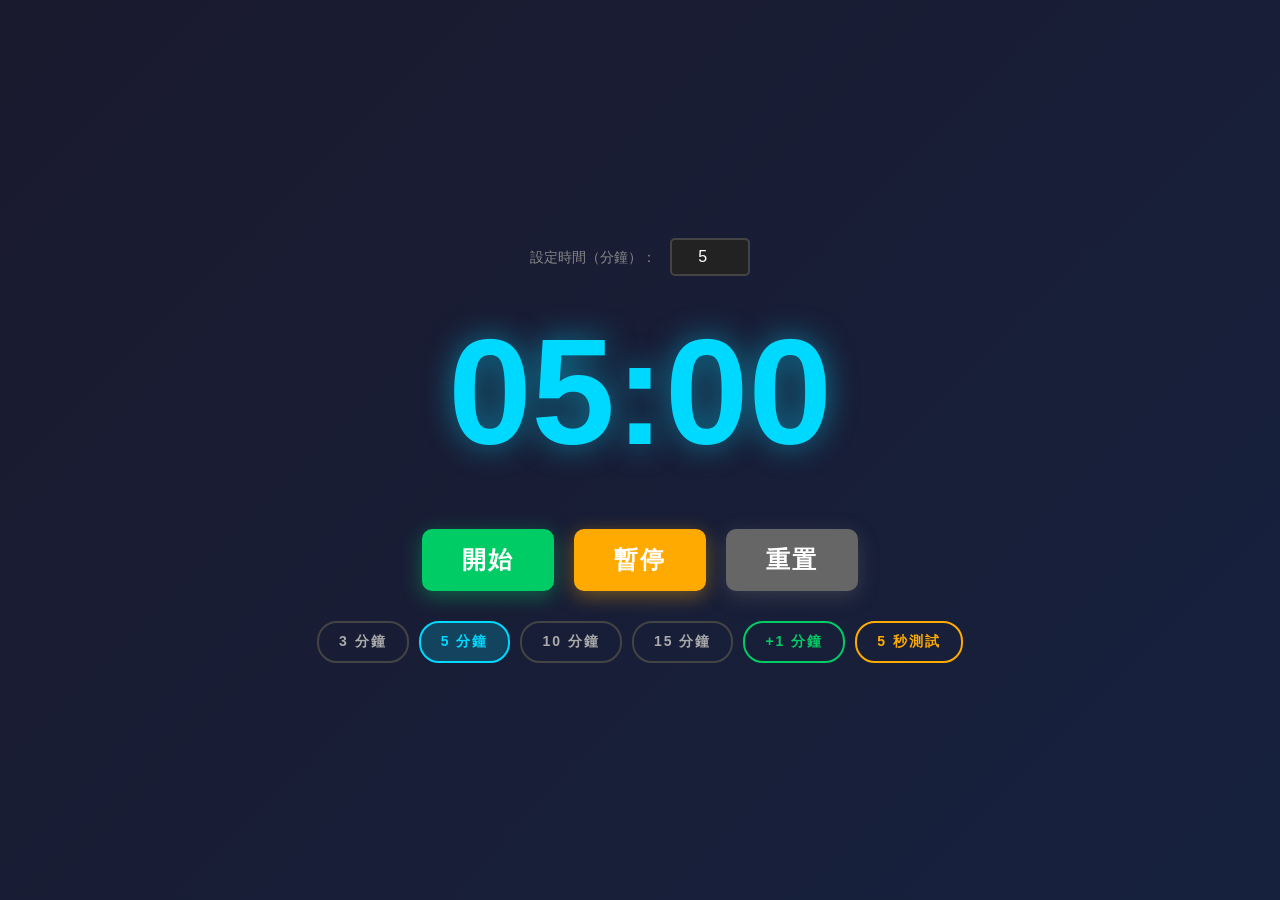
<file: 02_Timer/index.html>
<!DOCTYPE html>
<html lang="zh-TW">
<head>
    <meta charset="UTF-8">
    <meta name="viewport" content="width=device-width, initial-scale=1.0">
    <title>課堂倒數計時器</title>
    <style>
        * {
            margin: 0;
            padding: 0;
            box-sizing: border-box;
        }

        body {
            font-family: 'Microsoft JhengHei', Arial, sans-serif;
            background: linear-gradient(135deg, #1a1a2e 0%, #16213e 100%);
            min-height: 100vh;
            display: flex;
            justify-content: center;
            align-items: center;
            transition: background 0.3s ease;
        }

        .container {
            text-align: center;
            padding: 40px;
        }

        .timer-display {
            font-size: 150px;
            font-weight: bold;
            color: #00d9ff;
            text-shadow: 0 0 30px rgba(0, 217, 255, 0.5);
            margin-bottom: 50px;
            transition: color 0.3s ease;
        }

        .timer-display.warning {
            color: #ff4444;
            text-shadow: 0 0 30px rgba(255, 68, 68, 0.7);
            animation: pulse 1s infinite;
        }

        @keyframes pulse {
            0%, 100% { opacity: 1; }
            50% { opacity: 0.7; }
        }

        @keyframes flash {
            0%, 100% { background: linear-gradient(135deg, #1a1a2e 0%, #16213e 100%); }
            50% { background: linear-gradient(135deg, #2d1a1a 0%, #3e1616 100%); }
        }

        .flash {
            animation: flash 0.5s infinite;
        }

        .buttons {
            display: flex;
            gap: 20px;
            justify-content: center;
        }

        button {
            font-size: 24px;
            font-weight: bold;
            padding: 15px 40px;
            border: none;
            border-radius: 10px;
            cursor: pointer;
            transition: all 0.3s ease;
            text-transform: uppercase;
            letter-spacing: 2px;
        }

        button:active {
            transform: scale(0.95);
        }

        .start-btn {
            background: #00cc66;
            color: white;
            box-shadow: 0 5px 20px rgba(0, 204, 102, 0.4);
        }

        .start-btn:hover {
            background: #00aa55;
            box-shadow: 0 8px 25px rgba(0, 204, 102, 0.5);
        }

        .pause-btn {
            background: #ffaa00;
            color: white;
            box-shadow: 0 5px 20px rgba(255, 170, 0, 0.4);
        }

        .pause-btn:hover {
            background: #ee9900;
            box-shadow: 0 8px 25px rgba(255, 170, 0, 0.5);
        }

        .reset-btn {
            background: #666;
            color: white;
            box-shadow: 0 5px 20px rgba(102, 102, 102, 0.4);
        }

        .reset-btn:hover {
            background: #555;
            box-shadow: 0 8px 25px rgba(102, 102, 102, 0.5);
        }

        .time-settings {
            margin-bottom: 30px;
        }

        .time-settings label {
            color: #888;
            font-size: 14px;
            margin-right: 10px;
        }

        .time-settings input {
            width: 80px;
            padding: 8px;
            font-size: 16px;
            border: 2px solid #444;
            border-radius: 5px;
            background: #222;
            color: white;
            text-align: center;
        }

        .time-settings input:focus {
            outline: none;
            border-color: #00d9ff;
        }

        .quick-buttons {
            display: flex;
            gap: 10px;
            justify-content: center;
            margin-top: 30px;
            flex-wrap: wrap;
        }

        .quick-btn {
            font-size: 14px;
            font-weight: bold;
            padding: 10px 20px;
            border: 2px solid #444;
            border-radius: 20px;
            cursor: pointer;
            transition: all 0.3s ease;
            background: transparent;
            color: #aaa;
        }

        .quick-btn:hover {
            border-color: #00d9ff;
            color: #00d9ff;
            background: rgba(0, 217, 255, 0.1);
        }

        .quick-btn.active {
            border-color: #00d9ff;
            color: #00d9ff;
            background: rgba(0, 217, 255, 0.2);
        }

        .quick-btn.add-time {
            border-color: #00cc66;
            color: #00cc66;
        }

        .quick-btn.add-time:hover {
            background: rgba(0, 204, 102, 0.2);
        }

        .quick-btn.test-time {
            border-color: #ffaa00;
            color: #ffaa00;
        }

        .quick-btn.test-time:hover {
            background: rgba(255, 170, 0, 0.2);
        }
    </style>
</head>
<body>
    <div class="container">
        <div class="time-settings">
            <label>設定時間（分鐘）：</label>
            <input type="number" id="minutesInput" value="5" min="1" max="99">
        </div>
        
        <div class="timer-display" id="timerDisplay">05:00</div>
        
        <div class="buttons">
            <button class="start-btn" id="startBtn">開始</button>
            <button class="pause-btn" id="pauseBtn">暫停</button>
            <button class="reset-btn" id="resetBtn">重置</button>
        </div>

        <div class="quick-buttons">
            <button class="quick-btn" data-time="3">3 分鐘</button>
            <button class="quick-btn active" data-time="5">5 分鐘</button>
            <button class="quick-btn" data-time="10">10 分鐘</button>
            <button class="quick-btn" data-time="15">15 分鐘</button>
            <button class="quick-btn add-time" data-add="1">+1 分鐘</button>
            <button class="quick-btn test-time" data-test="5">5 秒測試</button>
        </div>
    </div>

    <script>
        let totalSeconds = 5 * 60;
        let remainingSeconds = totalSeconds;
        let timerInterval = null;
        let isRunning = false;

        const timerDisplay = document.getElementById('timerDisplay');
        const startBtn = document.getElementById('startBtn');
        const pauseBtn = document.getElementById('pauseBtn');
        const resetBtn = document.getElementById('resetBtn');
        const minutesInput = document.getElementById('minutesInput');

        function formatTime(seconds) {
            const mins = Math.floor(seconds / 60);
            const secs = seconds % 60;
            return `${String(mins).padStart(2, '0')}:${String(secs).padStart(2, '0')}`;
        }

        function updateDisplay() {
            timerDisplay.textContent = formatTime(remainingSeconds);
            
            if (remainingSeconds === 0) {
                timerDisplay.classList.add('warning');
                document.body.classList.add('flash');
                playAlarm();
            }
        }

        function playAlarm() {
            const audioContext = new (window.AudioContext || window.webkitAudioContext)();
            
            for (let i = 0; i < 3; i++) {
                setTimeout(() => {
                    const oscillator = audioContext.createOscillator();
                    const gainNode = audioContext.createGain();
                    
                    oscillator.connect(gainNode);
                    gainNode.connect(audioContext.destination);
                    
                    oscillator.frequency.value = 800;
                    oscillator.type = 'sine';
                    
                    gainNode.gain.setValueAtTime(0.5, audioContext.currentTime);
                    gainNode.gain.exponentialRampToValueAtTime(0.01, audioContext.currentTime + 0.3);
                    
                    oscillator.start(audioContext.currentTime);
                    oscillator.stop(audioContext.currentTime + 0.3);
                }, i * 400);
            }
        }

        function startTimer() {
            if (isRunning || remainingSeconds === 0) return;
            
            isRunning = true;
            timerInterval = setInterval(() => {
                remainingSeconds--;
                updateDisplay();
                
                if (remainingSeconds === 0) {
                    clearInterval(timerInterval);
                    isRunning = false;
                }
            }, 1000);
        }

        function pauseTimer() {
            if (!isRunning) return;
            
            clearInterval(timerInterval);
            isRunning = false;
        }

        function resetTimer() {
            clearInterval(timerInterval);
            isRunning = false;
            
            const minutes = parseInt(minutesInput.value) || 5;
            totalSeconds = minutes * 60;
            remainingSeconds = totalSeconds;
            
            timerDisplay.classList.remove('warning');
            document.body.classList.remove('flash');
            
            updateDisplay();
        }

        minutesInput.addEventListener('change', () => {
            if (!isRunning) {
                resetTimer();
            }
        });

        startBtn.addEventListener('click', startTimer);
        pauseBtn.addEventListener('click', pauseTimer);
        resetBtn.addEventListener('click', resetTimer);

        // Quick time buttons
        document.querySelectorAll('.quick-btn').forEach(btn => {
            btn.addEventListener('click', () => {
                if (btn.dataset.time) {
                    // Set specific time
                    const minutes = parseInt(btn.dataset.time);
                    minutesInput.value = minutes;
                    resetTimer();
                    
                    // Update active state
                    document.querySelectorAll('.quick-btn').forEach(b => b.classList.remove('active'));
                    btn.classList.add('active');
                } else if (btn.dataset.add) {
                    // Add time
                    const addMinutes = parseInt(btn.dataset.add);
                    const currentMinutes = Math.floor(remainingSeconds / 60);
                    const newMinutes = currentMinutes + addMinutes;
                    minutesInput.value = newMinutes;
                    totalSeconds = newMinutes * 60;
                    remainingSeconds = totalSeconds;
                    updateDisplay();
                } else if (btn.dataset.test) {
                    // Test mode (seconds)
                    const testSeconds = parseInt(btn.dataset.test);
                    minutesInput.value = 1;
                    totalSeconds = testSeconds;
                    remainingSeconds = testSeconds;
                    updateDisplay();
                }
            });
        });

        updateDisplay();
    </script>
</body>
</html>
</file>
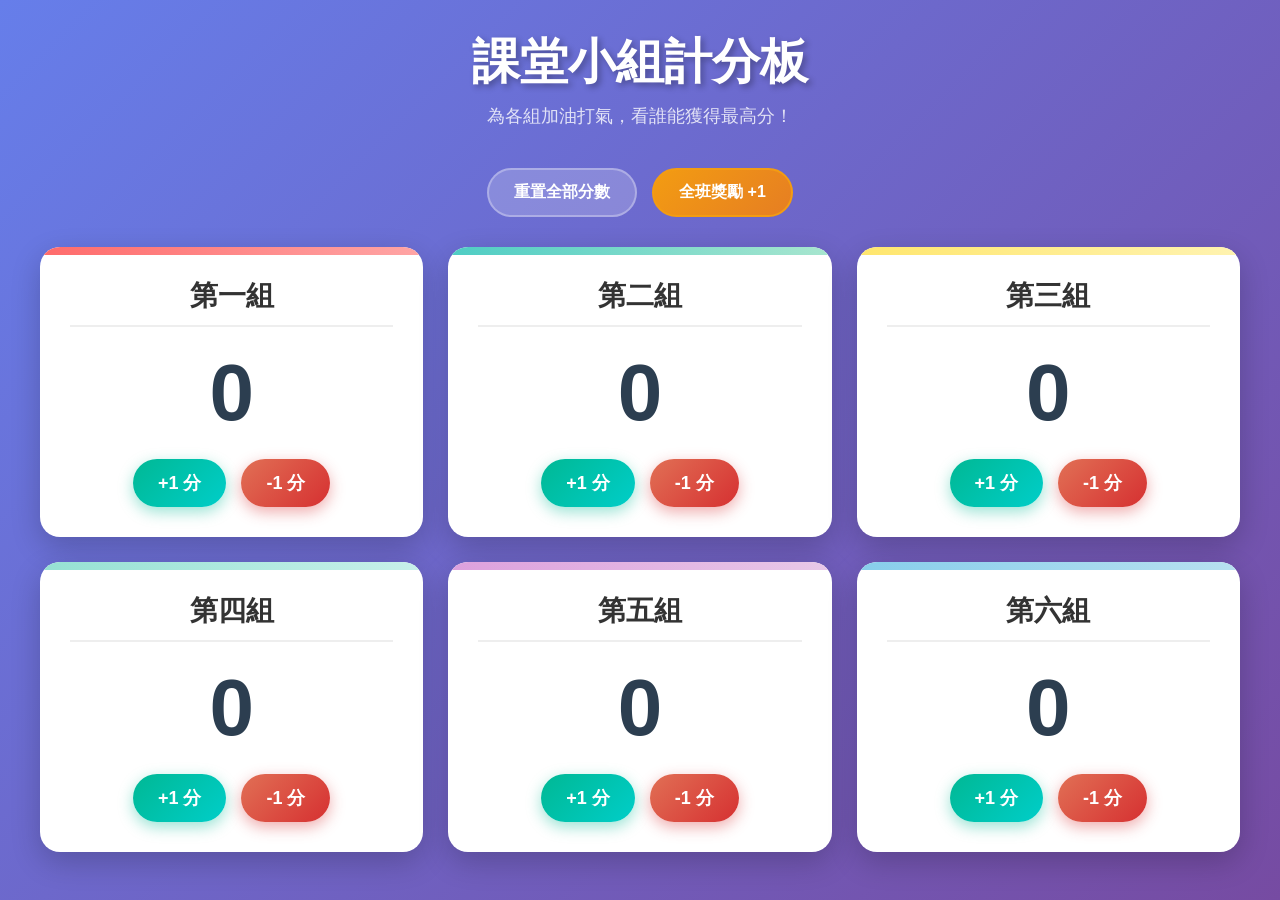
<file: 03_Score/index.html>
<!DOCTYPE html>
<html lang="zh-TW">
<head>
    <meta charset="UTF-8">
    <meta name="viewport" content="width=device-width, initial-scale=1.0">
    <title>課堂小組計分板</title>
    <style>
        * {
            margin: 0;
            padding: 0;
            box-sizing: border-box;
        }

        body {
            font-family: 'Microsoft JhengHei', Arial, sans-serif;
            background: linear-gradient(135deg, #667eea 0%, #764ba2 100%);
            min-height: 100vh;
            padding: 30px;
        }

        .header {
            text-align: center;
            margin-bottom: 40px;
        }

        .header h1 {
            font-size: 48px;
            color: white;
            text-shadow: 3px 3px 6px rgba(0, 0, 0, 0.3);
            margin-bottom: 10px;
        }

        .header p {
            color: rgba(255, 255, 255, 0.8);
            font-size: 18px;
        }

        .global-buttons {
            display: flex;
            gap: 15px;
            justify-content: center;
            margin-bottom: 30px;
        }

        .global-btn {
            font-size: 16px;
            font-weight: bold;
            padding: 12px 25px;
            border: none;
            border-radius: 25px;
            cursor: pointer;
            transition: all 0.3s ease;
            display: flex;
            align-items: center;
            gap: 8px;
            background: rgba(255, 255, 255, 0.2);
            color: white;
            border: 2px solid rgba(255, 255, 255, 0.3);
        }

        .global-btn:hover {
            background: rgba(255, 255, 255, 0.3);
            border-color: rgba(255, 255, 255, 0.5);
            transform: translateY(-2px);
        }

        .global-btn:active {
            transform: translateY(0);
        }

        .global-btn.reward {
            background: linear-gradient(135deg, #f39c12, #e67e22);
            border-color: #f39c12;
        }

        .global-btn.reward:hover {
            background: linear-gradient(135deg, #e38c02, #d67012);
        }

        .scoreboard {
            display: grid;
            grid-template-columns: repeat(auto-fit, minmax(300px, 1fr));
            gap: 25px;
            max-width: 1200px;
            margin: 0 auto;
        }

        .group-card {
            background: white;
            border-radius: 20px;
            padding: 30px;
            box-shadow: 0 10px 30px rgba(0, 0, 0, 0.2);
            text-align: center;
            transition: all 0.3s ease;
            position: relative;
            overflow: hidden;
        }

        .group-card::before {
            content: '';
            position: absolute;
            top: 0;
            left: 0;
            right: 0;
            height: 8px;
            background: linear-gradient(90deg, var(--group-color), var(--group-color-light));
        }

        .group-card:hover {
            transform: translateY(-5px);
            box-shadow: 0 15px 40px rgba(0, 0, 0, 0.3);
        }

        .group-card:nth-child(1) { --group-color: #ff6b6b; --group-color-light: #ffa5a5; }
        .group-card:nth-child(2) { --group-color: #4ecdc4; --group-color-light: #a8e6cf; }
        .group-card:nth-child(3) { --group-color: #ffe66d; --group-color-light: #fff3b0; }
        .group-card:nth-child(4) { --group-color: #95e1d3; --group-color-light: #c8f0ea; }
        .group-card:nth-child(5) { --group-color: #dda0dd; --group-color-light: #e8c8e8; }
        .group-card:nth-child(6) { --group-color: #87ceeb; --group-color-light: #b8e0f0; }

        .group-name {
            font-size: 28px;
            font-weight: bold;
            color: #333;
            margin-bottom: 20px;
            padding-bottom: 10px;
            border-bottom: 2px solid #eee;
        }

        .score-display {
            font-size: 80px;
            font-weight: bold;
            color: #2c3e50;
            margin: 20px 0;
            transition: all 0.3s ease;
        }

        .score-display.highest {
            color: #e74c3c;
            animation: pulse 1s infinite;
            text-shadow: 0 0 20px rgba(231, 76, 60, 0.5);
        }

        @keyframes pulse {
            0%, 100% { transform: scale(1); }
            50% { transform: scale(1.05); }
        }

        .buttons {
            display: flex;
            gap: 15px;
            justify-content: center;
            margin-top: 20px;
        }

        .btn {
            font-size: 18px;
            font-weight: bold;
            padding: 12px 25px;
            border: none;
            border-radius: 25px;
            cursor: pointer;
            transition: all 0.3s ease;
            display: flex;
            align-items: center;
            gap: 8px;
        }

        .btn:active {
            transform: scale(0.95);
        }

        .btn-add {
            background: linear-gradient(135deg, #00b894, #00cec9);
            color: white;
            box-shadow: 0 5px 15px rgba(0, 184, 148, 0.4);
        }

        .btn-add:hover {
            background: linear-gradient(135deg, #00a884, #00bfb9);
            box-shadow: 0 8px 20px rgba(0, 184, 148, 0.5);
        }

        .btn-subtract {
            background: linear-gradient(135deg, #e17055, #d63031);
            color: white;
            box-shadow: 0 5px 15px rgba(214, 48, 49, 0.4);
        }

        .btn-subtract:hover {
            background: linear-gradient(135deg, #d16045, #c62021);
            box-shadow: 0 8px 20px rgba(214, 48, 49, 0.5);
        }
    </style>
</head>
<body>
    <div class="header">
        <h1>課堂小組計分板</h1>
        <p>為各組加油打氣，看誰能獲得最高分！</p>
    </div>

    <div class="global-buttons">
        <button class="global-btn" onclick="resetAll()">重置全部分數</button>
        <button class="global-btn reward" onclick="rewardAll()">全班獎勵 +1</button>
    </div>

    <div class="scoreboard">
        <div class="group-card" data-group="1">
            <div class="group-name">第一組</div>
            <div class="score-display" id="score1">0</div>
            <div class="buttons">
                <button class="btn btn-add" onclick="updateScore(1, 1)">+1 分</button>
                <button class="btn btn-subtract" onclick="updateScore(1, -1)">-1 分</button>
            </div>
        </div>

        <div class="group-card" data-group="2">
            <div class="group-name">第二組</div>
            <div class="score-display" id="score2">0</div>
            <div class="buttons">
                <button class="btn btn-add" onclick="updateScore(2, 1)">+1 分</button>
                <button class="btn btn-subtract" onclick="updateScore(2, -1)">-1 分</button>
            </div>
        </div>

        <div class="group-card" data-group="3">
            <div class="group-name">第三組</div>
            <div class="score-display" id="score3">0</div>
            <div class="buttons">
                <button class="btn btn-add" onclick="updateScore(3, 1)">+1 分</button>
                <button class="btn btn-subtract" onclick="updateScore(3, -1)">-1 分</button>
            </div>
        </div>

        <div class="group-card" data-group="4">
            <div class="group-name">第四組</div>
            <div class="score-display" id="score4">0</div>
            <div class="buttons">
                <button class="btn btn-add" onclick="updateScore(4, 1)">+1 分</button>
                <button class="btn btn-subtract" onclick="updateScore(4, -1)">-1 分</button>
            </div>
        </div>

        <div class="group-card" data-group="5">
            <div class="group-name">第五組</div>
            <div class="score-display" id="score5">0</div>
            <div class="buttons">
                <button class="btn btn-add" onclick="updateScore(5, 1)">+1 分</button>
                <button class="btn btn-subtract" onclick="updateScore(5, -1)">-1 分</button>
            </div>
        </div>

        <div class="group-card" data-group="6">
            <div class="group-name">第六組</div>
            <div class="score-display" id="score6">0</div>
            <div class="buttons">
                <button class="btn btn-add" onclick="updateScore(6, 1)">+1 分</button>
                <button class="btn btn-subtract" onclick="updateScore(6, -1)">-1 分</button>
            </div>
        </div>
    </div>

    <script>
        let scores = [0, 0, 0, 0, 0, 0];

        function updateScore(group, change) {
            scores[group - 1] += change;
            if (scores[group - 1] < 0) {
                scores[group - 1] = 0;
            }
            
            document.getElementById(`score${group}`).textContent = scores[group - 1];
            updateHighest();
        }

        function updateHighest() {
            const maxScore = Math.max(...scores);
            
            for (let i = 1; i <= 6; i++) {
                const scoreElement = document.getElementById(`score${i}`);
                if (scores[i - 1] === maxScore && maxScore > 0) {
                    scoreElement.classList.add('highest');
                } else {
                    scoreElement.classList.remove('highest');
                }
            }
        }

        function resetAll() {
            if (confirm('確定要重置所有分數嗎？')) {
                scores = [0, 0, 0, 0, 0, 0];
                for (let i = 1; i <= 6; i++) {
                    document.getElementById(`score${i}`).textContent = '0';
                    document.getElementById(`score${i}`).classList.remove('highest');
                }
            }
        }

        function rewardAll() {
            for (let i = 0; i < 6; i++) {
                scores[i] += 1;
                document.getElementById(`score${i + 1}`).textContent = scores[i];
            }
            updateHighest();
        }

        updateHighest();
    </script>
</body>
</html>
</file>
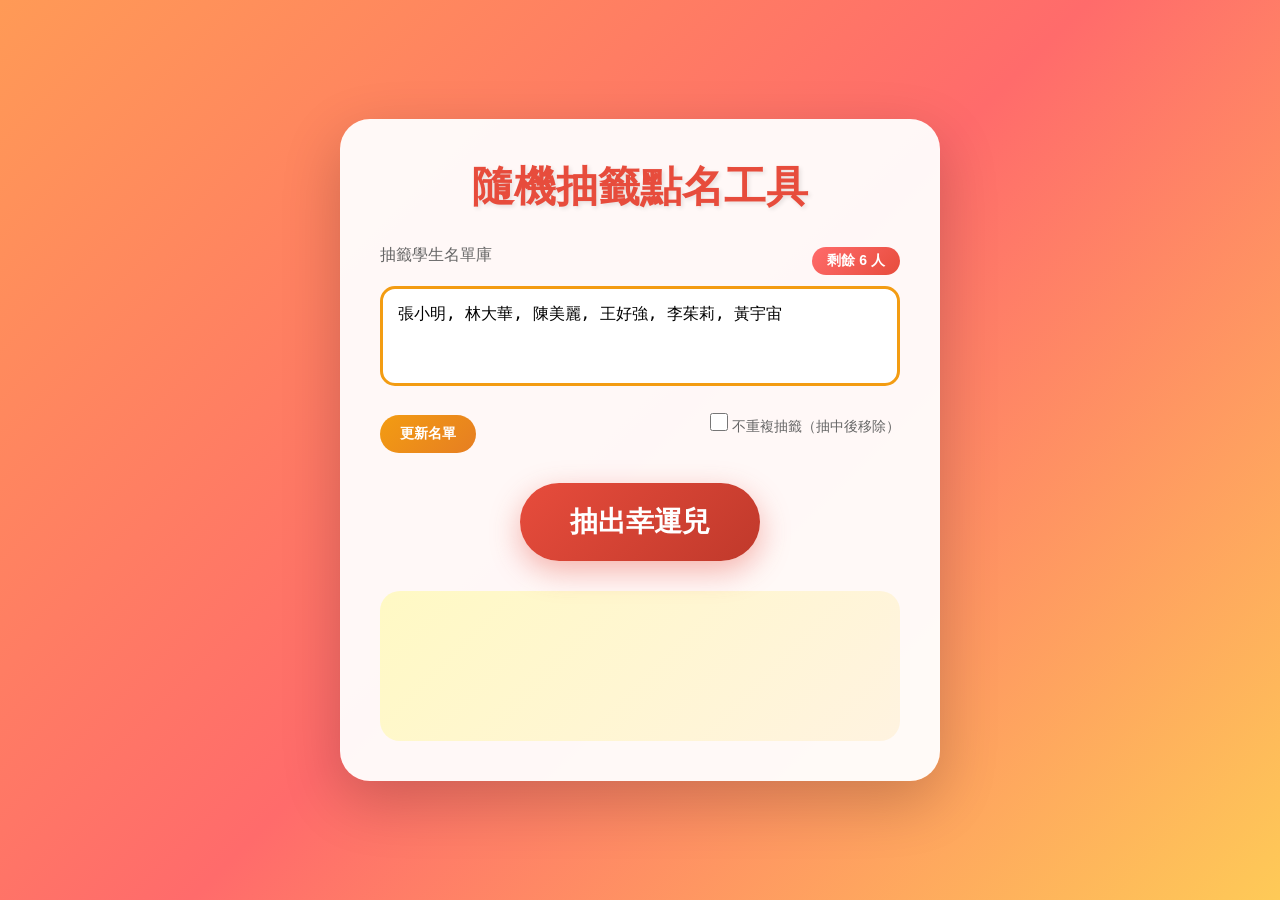
<file: 04_Lottery/index.html>
<!DOCTYPE html>
<html lang="zh-TW">
<head>
    <meta charset="UTF-8">
    <meta name="viewport" content="width=device-width, initial-scale=1.0">
    <title>隨機抽籤點名工具</title>
    <style>
        * {
            margin: 0;
            padding: 0;
            box-sizing: border-box;
        }

        body {
            font-family: 'Microsoft JhengHei', Arial, sans-serif;
            background: linear-gradient(135deg, #ff9a56 0%, #ff6b6b 50%, #feca57 100%);
            min-height: 100vh;
            display: flex;
            justify-content: center;
            align-items: center;
            padding: 30px;
        }

        .container {
            text-align: center;
            background: rgba(255, 255, 255, 0.95);
            padding: 40px;
            border-radius: 30px;
            box-shadow: 0 20px 60px rgba(0, 0, 0, 0.2);
            max-width: 600px;
            width: 100%;
        }

        .title {
            font-size: 42px;
            color: #e74c3c;
            margin-bottom: 30px;
            text-shadow: 2px 2px 4px rgba(0, 0, 0, 0.1);
        }

        .name-input-area {
            margin-bottom: 30px;
        }

        .name-input-area label {
            display: block;
            font-size: 16px;
            color: #666;
            margin-bottom: 10px;
        }

        .name-input {
            width: 100%;
            height: 100px;
            padding: 15px;
            font-size: 16px;
            border: 3px solid #f39c12;
            border-radius: 15px;
            resize: none;
            outline: none;
            transition: border-color 0.3s ease;
        }

        .name-input:focus {
            border-color: #e74c3c;
        }

        .update-btn {
            font-size: 14px;
            font-weight: bold;
            padding: 10px 20px;
            background: linear-gradient(135deg, #f39c12, #e67e22);
            color: white;
            border: none;
            border-radius: 20px;
            cursor: pointer;
            margin-top: 10px;
            transition: all 0.3s ease;
        }

        .update-btn:hover {
            background: linear-gradient(135deg, #e38c02, #d67012);
            transform: translateY(-2px);
        }

        .lucky-btn {
            font-size: 28px;
            font-weight: bold;
            padding: 20px 50px;
            background: linear-gradient(135deg, #e74c3c, #c0392b);
            color: white;
            border: none;
            border-radius: 50px;
            cursor: pointer;
            box-shadow: 0 10px 30px rgba(231, 76, 60, 0.4);
            transition: all 0.3s ease;
            margin-bottom: 30px;
        }

        .lucky-btn:hover {
            background: linear-gradient(135deg, #d73c2c, #b0291b);
            box-shadow: 0 15px 40px rgba(231, 76, 60, 0.5);
            transform: translateY(-3px);
        }

        .lucky-btn:active {
            transform: translateY(0);
        }

        .lucky-btn:disabled {
            background: #ccc;
            box-shadow: none;
            cursor: not-allowed;
        }

        .result-area {
            min-height: 150px;
            display: flex;
            justify-content: center;
            align-items: center;
            background: linear-gradient(135deg, #fff9c4, #fff3e0);
            border-radius: 20px;
            padding: 20px;
        }

        .result-name {
            font-size: 72px;
            font-weight: bold;
            color: #e74c3c;
            opacity: 0;
            transform: scale(0);
        }

        .result-name.show {
            animation: bounceIn 0.8s ease forwards;
        }

        @keyframes bounceIn {
            0% {
                opacity: 0;
                transform: scale(0) rotate(-10deg);
            }
            50% {
                opacity: 1;
                transform: scale(1.2) rotate(5deg);
            }
            70% {
                transform: scale(0.9) rotate(-3deg);
            }
            100% {
                opacity: 1;
                transform: scale(1) rotate(0deg);
            }
        }

        .confetti {
            position: fixed;
            width: 15px;
            height: 15px;
            background: #f39c12;
            pointer-events: none;
            animation: confettiFall 3s ease-out forwards;
        }

        @keyframes confettiFall {
            0% {
                opacity: 1;
                transform: translateY(0) rotate(0deg);
            }
            100% {
                opacity: 0;
                transform: translateY(100vh) rotate(720deg);
            }
        }

        .hint {
            margin-top: 20px;
            font-size: 14px;
            color: #999;
        }

        .name-input-header {
            display: flex;
            justify-content: space-between;
            align-items: center;
            margin-bottom: 10px;
        }

        .name-input-header label {
            display: block;
            font-size: 16px;
            color: #666;
        }

        .remaining-count {
            background: linear-gradient(135deg, #ff6b6b, #e74c3c);
            color: white;
            padding: 5px 15px;
            border-radius: 15px;
            font-size: 14px;
            font-weight: bold;
        }

        .options-row {
            display: flex;
            justify-content: space-between;
            align-items: center;
            margin-top: 15px;
        }

        .no-repeat-checkbox {
            display: flex;
            align-items: center;
            gap: 8px;
            cursor: pointer;
        }

        .no-repeat-checkbox input {
            width: 18px;
            height: 18px;
            cursor: pointer;
        }

        .no-repeat-checkbox span {
            font-size: 14px;
            color: #666;
        }
    </style>
</head>
<body>
    <div class="container">
        <h1 class="title">隨機抽籤點名工具</h1>
        
        <div class="name-input-area">
            <div class="name-input-header">
                <label>抽籤學生名單庫</label>
                <span class="remaining-count">剩餘 <span id="nameCount">6</span> 人</span>
            </div>
            <textarea class="name-input" id="nameInput">張小明, 林大華, 陳美麗, 王好強, 李茱莉, 黃宇宙</textarea>
            <div class="options-row">
                <button class="update-btn" onclick="updateNameList()">更新名單</button>
                <label class="no-repeat-checkbox">
                    <input type="checkbox" id="noRepeat">
                    <span>不重複抽籤（抽中後移除）</span>
                </label>
            </div>
        </div>

        <button class="lucky-btn" id="luckyBtn" onclick="drawLucky()">
            抽出幸運兒
        </button>

        <div class="result-area">
            <div class="result-name" id="resultName"></div>
        </div>
    </div>

    <script>
        let names = ['張小明', '林大華', '陳美麗', '王好強', '李茱莉', '黃宇宙'];
        let isDrawing = false;

        function updateNameList() {
            const input = document.getElementById('nameInput').value;
            const parsedNames = input.split(/[,，\n]+/)
                .map(name => name.trim())
                .filter(name => name.length > 0);
            
            if (parsedNames.length > 0) {
                names = parsedNames;
                document.getElementById('nameCount').textContent = names.length;
                document.getElementById('luckyBtn').disabled = false;
                alert('名單已更新！共 ' + names.length + ' 人');
            } else {
                alert('請輸入至少一個名字');
            }
        }

        function drawLucky() {
            if (isDrawing || names.length === 0) return;
            
            isDrawing = true;
            const luckyBtn = document.getElementById('luckyBtn');
            const resultName = document.getElementById('resultName');
            const noRepeat = document.getElementById('noRepeat').checked;
            
            luckyBtn.disabled = true;
            resultName.classList.remove('show');
            
            let count = 0;
            const totalCycles = 20;
            const interval = setInterval(() => {
                const randomIndex = Math.floor(Math.random() * names.length);
                resultName.textContent = names[randomIndex];
                resultName.style.opacity = '1';
                resultName.style.transform = 'scale(1)';
                count++;
                
                if (count >= totalCycles) {
                    clearInterval(interval);
                    const finalIndex = Math.floor(Math.random() * names.length);
                    const selectedName = names[finalIndex];
                    resultName.textContent = selectedName;
                    resultName.classList.add('show');
                    createConfetti();
                    playCelebration();
                    
                    if (noRepeat) {
                        names.splice(finalIndex, 1);
                        document.getElementById('nameCount').textContent = names.length;
                        document.getElementById('nameInput').value = names.join(', ');
                        
                        if (names.length === 0) {
                            luckyBtn.disabled = true;
                            setTimeout(() => {
                                alert('所有名字都已抽完！');
                            }, 1000);
                        }
                    }
                    
                    isDrawing = false;
                    if (names.length > 0) {
                        luckyBtn.disabled = false;
                    }
                }
            }, 100);
        }

        function createConfetti() {
            const colors = ['#e74c3c', '#f39c12', '#2ecc71', '#3498db', '#9b59b6', '#f1c40f'];
            
            for (let i = 0; i < 50; i++) {
                setTimeout(() => {
                    const confetti = document.createElement('div');
                    confetti.className = 'confetti';
                    confetti.style.left = Math.random() * 100 + 'vw';
                    confetti.style.top = '-20px';
                    confetti.style.background = colors[Math.floor(Math.random() * colors.length)];
                    confetti.style.borderRadius = Math.random() > 0.5 ? '50%' : '0';
                    document.body.appendChild(confetti);
                    
                    setTimeout(() => confetti.remove(), 3000);
                }, i * 50);
            }
        }

        function playCelebration() {
            const audioContext = new (window.AudioContext || window.webkitAudioContext)();
            
            // Play a cheerful celebration melody
            const notes = [
                { freq: 523.25, duration: 0.15 }, // C5
                { freq: 659.25, duration: 0.15 }, // E5
                { freq: 783.99, duration: 0.15 }, // G5
                { freq: 1046.50, duration: 0.3 }, // C6
            ];
            
            let currentTime = audioContext.currentTime;
            
            notes.forEach((note, index) => {
                const oscillator = audioContext.createOscillator();
                const gainNode = audioContext.createGain();
                
                oscillator.connect(gainNode);
                gainNode.connect(audioContext.destination);
                
                oscillator.frequency.value = note.freq;
                oscillator.type = 'sine';
                
                gainNode.gain.setValueAtTime(0.3, currentTime);
                gainNode.gain.exponentialRampToValueAtTime(0.01, currentTime + note.duration);
                
                oscillator.start(currentTime);
                oscillator.stop(currentTime + note.duration);
                
                currentTime += note.duration;
            });

            // Add a fanfare-like sound after the melody
            setTimeout(() => {
                const oscillator = audioContext.createOscillator();
                const gainNode = audioContext.createGain();
                
                oscillator.connect(gainNode);
                gainNode.connect(audioContext.destination);
                
                oscillator.frequency.value = 880;
                oscillator.type = 'triangle';
                
                gainNode.gain.setValueAtTime(0.4, audioContext.currentTime);
                gainNode.gain.exponentialRampToValueAtTime(0.01, audioContext.currentTime + 0.5);
                
                oscillator.start(audioContext.currentTime);
                oscillator.stop(audioContext.currentTime + 0.5);
            }, 800);
        }

        document.getElementById('nameInput').value = names.join(', ');
    </script>
</body>
</html>
</file>
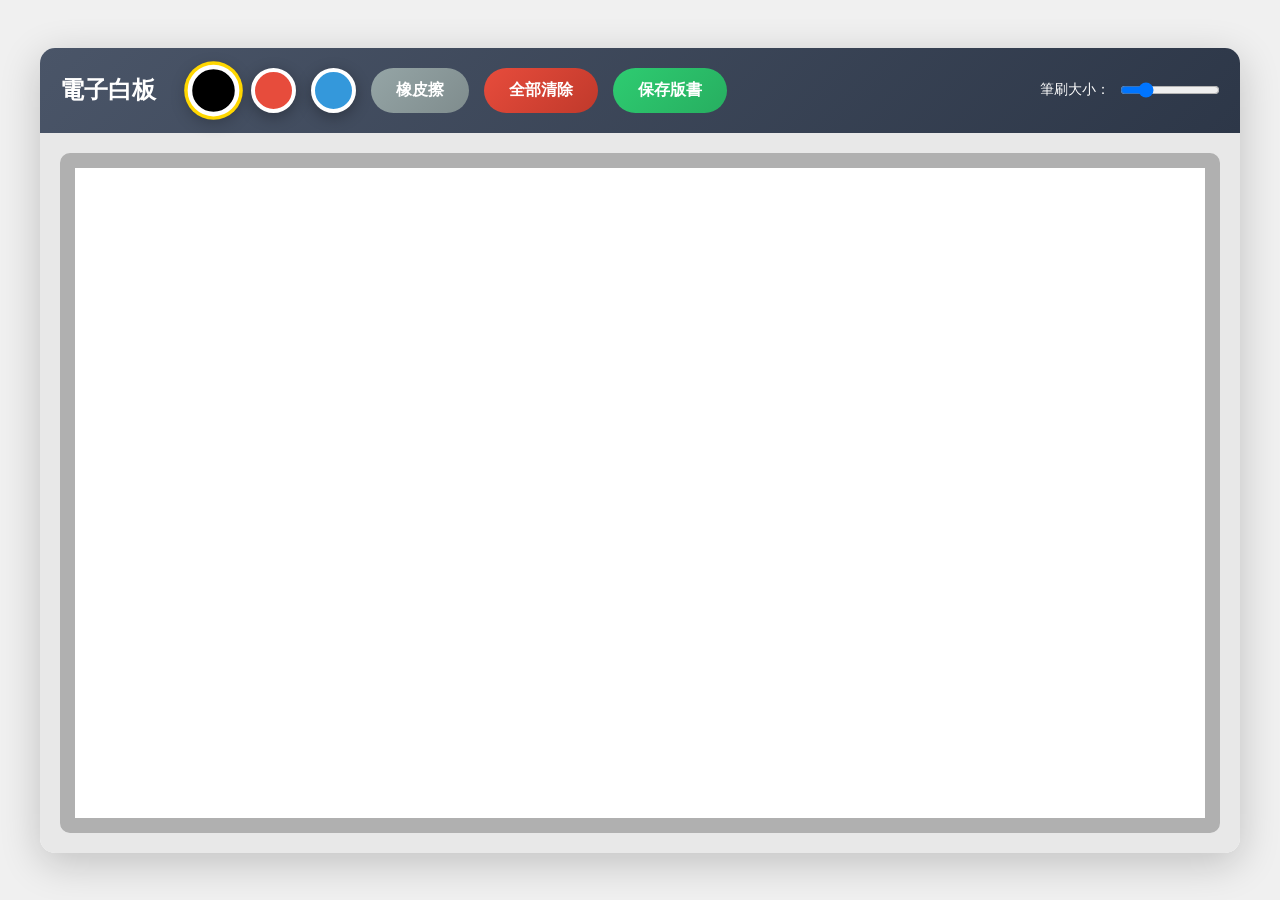
<file: 05_Whiteboard/index.html>
<!DOCTYPE html>
<html lang="zh-TW">
<head>
    <meta charset="UTF-8">
    <meta name="viewport" content="width=device-width, initial-scale=1.0">
    <title>簡易隨堂電子白板</title>
    <style>
        * {
            margin: 0;
            padding: 0;
            box-sizing: border-box;
        }

        body {
            font-family: 'Microsoft JhengHei', Arial, sans-serif;
            background: #f0f0f0;
            min-height: 100vh;
            display: flex;
            justify-content: center;
            align-items: center;
            padding: 20px;
        }

        .whiteboard-container {
            background: white;
            border-radius: 15px;
            box-shadow: 0 10px 40px rgba(0, 0, 0, 0.2);
            overflow: hidden;
            max-width: 1200px;
            width: 100%;
        }

        .toolbar {
            background: linear-gradient(135deg, #4a5568, #2d3748);
            padding: 20px;
            display: flex;
            gap: 15px;
            align-items: center;
            flex-wrap: wrap;
        }

        .toolbar-title {
            color: white;
            font-size: 24px;
            font-weight: bold;
            margin-right: 20px;
        }

        .color-btn {
            width: 45px;
            height: 45px;
            border-radius: 50%;
            border: 4px solid white;
            cursor: pointer;
            transition: all 0.3s ease;
            box-shadow: 0 4px 15px rgba(0, 0, 0, 0.3);
        }

        .color-btn:hover {
            transform: scale(1.1);
        }

        .color-btn.active {
            transform: scale(1.15);
            box-shadow: 0 0 0 3px #ffd700, 0 4px 15px rgba(0, 0, 0, 0.3);
        }

        .color-black {
            background: #000000;
        }

        .color-red {
            background: #e74c3c;
        }

        .color-blue {
            background: #3498db;
        }

        .action-btn {
            font-size: 16px;
            font-weight: bold;
            padding: 12px 25px;
            border: none;
            border-radius: 25px;
            cursor: pointer;
            transition: all 0.3s ease;
            display: flex;
            align-items: center;
            gap: 8px;
        }

        .action-btn:hover {
            transform: translateY(-2px);
        }

        .eraser-btn {
            background: linear-gradient(135deg, #95a5a6, #7f8c8d);
            color: white;
        }

        .eraser-btn:hover {
            background: linear-gradient(135deg, #85a5a6, #6f7c7d);
        }

        .eraser-btn.active {
            background: linear-gradient(135deg, #e67e22, #d35400);
            box-shadow: 0 0 0 3px #ffd700;
        }

        .clear-btn {
            background: linear-gradient(135deg, #e74c3c, #c0392b);
            color: white;
        }

        .clear-btn:hover {
            background: linear-gradient(135deg, #d73c2c, #b0291b);
        }

        .save-btn {
            background: linear-gradient(135deg, #2ecc71, #27ae60);
            color: white;
        }

        .save-btn:hover {
            background: linear-gradient(135deg, #2ebc61, #279e50);
        }

        .canvas-wrapper {
            padding: 20px;
            background: #e8e8e8;
        }

        .canvas-frame {
            background: #d0d0d0;
            border: 15px solid #b0b0b0;
            border-radius: 10px;
            box-shadow: inset 0 5px 15px rgba(0, 0, 0, 0.2);
        }

        canvas {
            display: block;
            width: 100%;
            background: white;
            cursor: crosshair;
            touch-action: none;
        }

        .pen-size {
            display: flex;
            align-items: center;
            gap: 10px;
            margin-left: auto;
        }

        .pen-size label {
            color: white;
            font-size: 14px;
        }

        .pen-size input {
            width: 100px;
        }
    </style>
</head>
<body>
    <div class="whiteboard-container">
        <div class="toolbar">
            <span class="toolbar-title">電子白板</span>
            
            <button class="color-btn color-black active" id="blackBtn" onclick="setColor('black')"></button>
            <button class="color-btn color-red" id="redBtn" onclick="setColor('red')"></button>
            <button class="color-btn color-blue" id="blueBtn" onclick="setColor('blue')"></button>
            
            <button class="action-btn eraser-btn" id="eraserBtn" onclick="toggleEraser()">橡皮擦</button>
            <button class="action-btn clear-btn" onclick="clearCanvas()">全部清除</button>
            <button class="action-btn save-btn" onclick="saveWhiteboard()">保存版書</button>
            
            <div class="pen-size">
                <label>筆刷大小：</label>
                <input type="range" id="penSize" min="1" max="20" value="5" onchange="setPenSize(this.value)">
            </div>
        </div>
        
        <div class="canvas-wrapper">
            <div class="canvas-frame">
                <canvas id="whiteboard"></canvas>
            </div>
        </div>
    </div>

    <script>
        const canvas = document.getElementById('whiteboard');
        const ctx = canvas.getContext('2d');
        
        let isDrawing = false;
        let currentColor = 'black';
        let isEraser = false;
        let penSize = 5;
        let lastX = 0;
        let lastY = 0;

        function resizeCanvas() {
            const wrapper = canvas.parentElement;
            canvas.width = wrapper.clientWidth;
            canvas.height = Math.max(500, window.innerHeight - 250);
        }

        function setColor(color) {
            currentColor = color;
            isEraser = false;
            
            document.querySelectorAll('.color-btn').forEach(btn => btn.classList.remove('active'));
            document.getElementById('eraserBtn').classList.remove('active');
            
            document.getElementById(color + 'Btn').classList.add('active');
            canvas.style.cursor = 'crosshair';
        }

        function toggleEraser() {
            isEraser = !isEraser;
            const eraserBtn = document.getElementById('eraserBtn');
            
            if (isEraser) {
                document.querySelectorAll('.color-btn').forEach(btn => btn.classList.remove('active'));
                eraserBtn.classList.add('active');
                canvas.style.cursor = 'cell';
            } else {
                eraserBtn.classList.remove('active');
                document.getElementById(currentColor + 'Btn').classList.add('active');
                canvas.style.cursor = 'crosshair';
            }
        }

        function clearCanvas() {
            if (confirm('確定要清除整個白板嗎？')) {
                ctx.clearRect(0, 0, canvas.width, canvas.height);
            }
        }

        function saveWhiteboard() {
            const link = document.createElement('a');
            link.download = '白板_' + new Date().toISOString().slice(0, 10) + '.png';
            link.href = canvas.toDataURL('image/png');
            link.click();
        }

        function setPenSize(size) {
            penSize = parseInt(size);
        }

        function getCoordinates(e) {
            const rect = canvas.getBoundingClientRect();
            const scaleX = canvas.width / rect.width;
            const scaleY = canvas.height / rect.height;
            
            if (e.touches) {
                return {
                    x: (e.touches[0].clientX - rect.left) * scaleX,
                    y: (e.touches[0].clientY - rect.top) * scaleY
                };
            }
            return {
                x: (e.clientX - rect.left) * scaleX,
                y: (e.clientY - rect.top) * scaleY
            };
        }

        function startDrawing(e) {
            e.preventDefault();
            isDrawing = true;
            const coords = getCoordinates(e);
            lastX = coords.x;
            lastY = coords.y;
        }

        function draw(e) {
            e.preventDefault();
            if (!isDrawing) return;
            
            const coords = getCoordinates(e);
            
            ctx.beginPath();
            ctx.moveTo(lastX, lastY);
            ctx.lineTo(coords.x, coords.y);
            ctx.strokeStyle = isEraser ? 'white' : currentColor;
            ctx.lineWidth = isEraser ? penSize * 3 : penSize;
            ctx.lineCap = 'round';
            ctx.lineJoin = 'round';
            ctx.stroke();
            
            lastX = coords.x;
            lastY = coords.y;
        }

        function stopDrawing() {
            isDrawing = false;
        }

        canvas.addEventListener('mousedown', startDrawing);
        canvas.addEventListener('mousemove', draw);
        canvas.addEventListener('mouseup', stopDrawing);
        canvas.addEventListener('mouseout', stopDrawing);

        canvas.addEventListener('touchstart', startDrawing, { passive: false });
        canvas.addEventListener('touchmove', draw, { passive: false });
        canvas.addEventListener('touchend', stopDrawing);

        window.addEventListener('resize', resizeCanvas);
        
        resizeCanvas();
    </script>
</body>
</html>
</file>
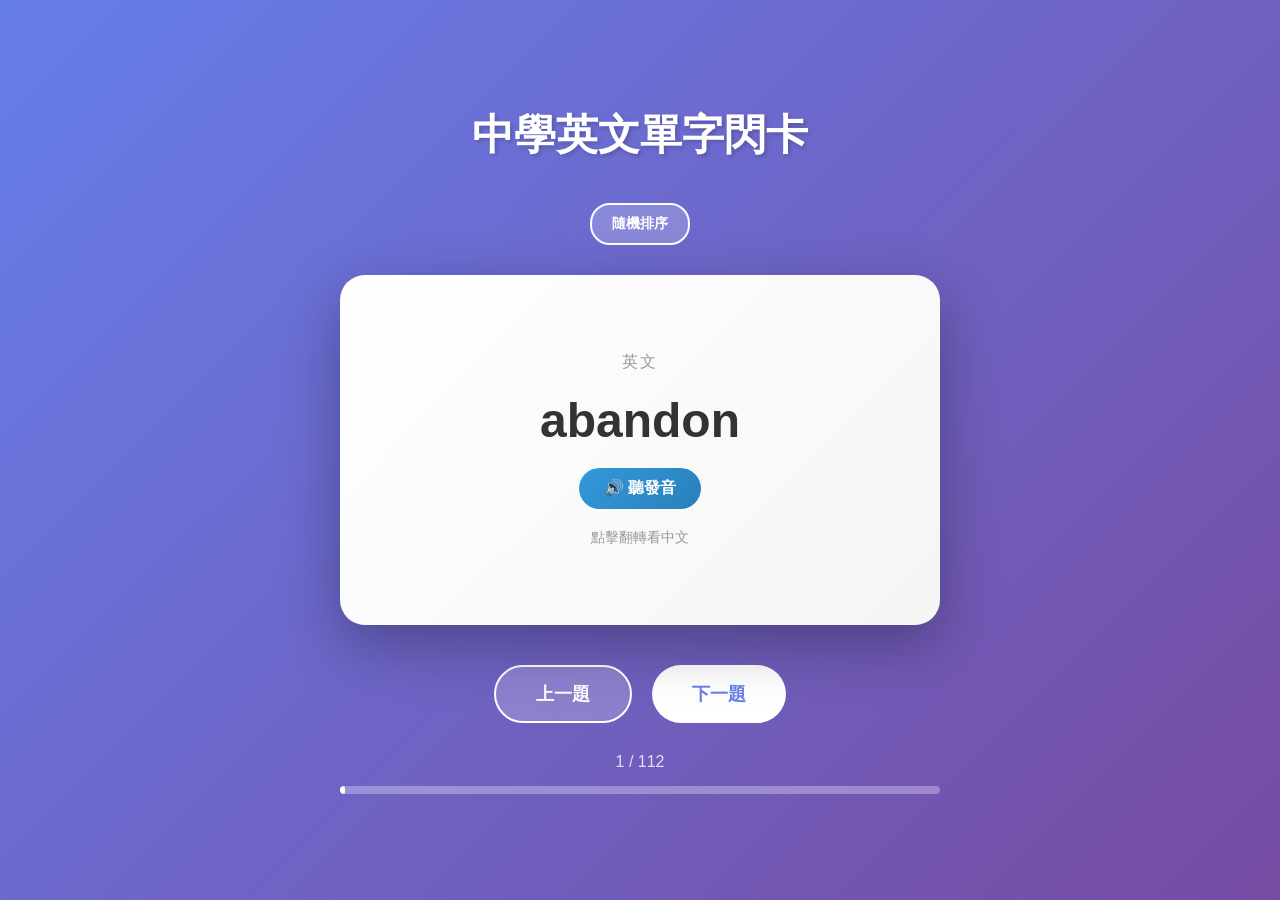
<file: 06_Flashcard/index.html>
<!DOCTYPE html>
<html lang="zh-TW">
<head>
    <meta charset="UTF-8">
    <meta name="viewport" content="width=device-width, initial-scale=1.0">
    <title>知識閃卡 Flashcard</title>
    <style>
        * {
            margin: 0;
            padding: 0;
            box-sizing: border-box;
        }

        body {
            font-family: 'Microsoft JhengHei', Arial, sans-serif;
            background: linear-gradient(135deg, #667eea 0%, #764ba2 100%);
            min-height: 100vh;
            display: flex;
            justify-content: center;
            align-items: center;
            padding: 30px;
        }

        .container {
            text-align: center;
            max-width: 600px;
            width: 100%;
        }

        .title {
            font-size: 42px;
            color: white;
            margin-bottom: 40px;
            text-shadow: 2px 2px 4px rgba(0, 0, 0, 0.2);
        }

        .card-container {
            perspective: 1000px;
            margin-bottom: 40px;
        }

        .card {
            width: 100%;
            height: 350px;
            position: relative;
            transform-style: preserve-3d;
            transition: transform 0.6s ease;
            cursor: pointer;
        }

        .card.flipped {
            transform: rotateY(180deg);
        }

        .card-face {
            position: absolute;
            width: 100%;
            height: 100%;
            backface-visibility: hidden;
            border-radius: 25px;
            display: flex;
            flex-direction: column;
            justify-content: center;
            align-items: center;
            padding: 40px;
            box-shadow: 0 20px 60px rgba(0, 0, 0, 0.3);
        }

        .card-front {
            background: linear-gradient(135deg, #ffffff 0%, #f5f5f5 100%);
        }

        .card-back {
            background: linear-gradient(135deg, #ff9a56 0%, #ff6b6b 100%);
            transform: rotateY(180deg);
        }

        .card-label {
            font-size: 16px;
            color: #999;
            margin-bottom: 20px;
            text-transform: uppercase;
            letter-spacing: 2px;
        }

        .card-content {
            font-size: 48px;
            font-weight: bold;
            color: #333;
            word-break: break-word;
        }

        .card-back .card-label {
            color: rgba(255, 255, 255, 0.8);
        }

        .card-back .card-content {
            color: white;
            font-size: 36px;
        }

        .card-hint {
            margin-top: 20px;
            font-size: 14px;
            color: #999;
        }

        .card-back .card-hint {
            color: rgba(255, 255, 255, 0.7);
        }

        .speak-btn {
            margin-top: 20px;
            font-size: 16px;
            font-weight: bold;
            padding: 10px 25px;
            border: none;
            border-radius: 25px;
            cursor: pointer;
            transition: all 0.3s ease;
            display: inline-flex;
            align-items: center;
            gap: 8px;
        }

        .speak-btn:hover {
            transform: scale(1.05);
        }

        .speak-btn-front {
            background: linear-gradient(135deg, #3498db, #2980b9);
            color: white;
        }

        .speak-btn-back {
            background: rgba(255, 255, 255, 0.3);
            color: white;
        }

        .controls {
            display: flex;
            justify-content: center;
            gap: 15px;
            margin-bottom: 30px;
            flex-wrap: wrap;
        }

        .control-btn {
            font-size: 14px;
            font-weight: bold;
            padding: 10px 20px;
            border: none;
            border-radius: 20px;
            cursor: pointer;
            transition: all 0.3s ease;
        }

        .control-btn:hover {
            transform: translateY(-2px);
        }

        .shuffle-btn {
            background: rgba(255, 255, 255, 0.2);
            color: white;
            border: 2px solid white;
        }

        .shuffle-btn:hover {
            background: rgba(255, 255, 255, 0.3);
        }

        .navigation {
            display: flex;
            justify-content: center;
            gap: 20px;
        }

        .nav-btn {
            font-size: 18px;
            font-weight: bold;
            padding: 15px 40px;
            border: none;
            border-radius: 30px;
            cursor: pointer;
            transition: all 0.3s ease;
        }

        .nav-btn:hover {
            transform: translateY(-3px);
        }

        .nav-btn:active {
            transform: translateY(0);
        }

        .prev-btn {
            background: rgba(255, 255, 255, 0.2);
            color: white;
            border: 2px solid white;
        }

        .prev-btn:hover {
            background: rgba(255, 255, 255, 0.3);
        }

        .next-btn {
            background: white;
            color: #667eea;
        }

        .next-btn:hover {
            background: #f0f0f0;
        }

        .progress {
            margin-top: 30px;
            color: rgba(255, 255, 255, 0.8);
            font-size: 16px;
        }

        .progress-bar {
            width: 100%;
            height: 8px;
            background: rgba(255, 255, 255, 0.3);
            border-radius: 4px;
            margin-top: 15px;
            overflow: hidden;
        }

        .progress-fill {
            height: 100%;
            background: white;
            border-radius: 4px;
            transition: width 0.3s ease;
        }
    </style>
</head>
<body>
    <div class="container">
        <h1 class="title">中學英文單字閃卡</h1>
        
        <div class="controls">
            <button class="control-btn shuffle-btn" onclick="shuffleCards()">隨機排序</button>
        </div>
        
        <div class="card-container">
            <div class="card" id="flashcard" onclick="flipCard()">
                <div class="card-face card-front">
                    <div class="card-label">英文</div>
                    <div class="card-content" id="frontContent">Apple</div>
                    <button class="speak-btn speak-btn-front" onclick="event.stopPropagation(); speakEnglish()">🔊 聽發音</button>
                    <div class="card-hint">點擊翻轉看中文</div>
                </div>
                <div class="card-face card-back">
                    <div class="card-label">中文</div>
                    <div class="card-content" id="backContent">蘋果</div>
                    <div class="card-hint">點擊翻回</div>
                </div>
            </div>
        </div>

        <div class="navigation">
            <button class="nav-btn prev-btn" onclick="prevCard()">上一題</button>
            <button class="nav-btn next-btn" onclick="nextCard()">下一題</button>
        </div>

        <div class="progress">
            <span id="progressText">1 / 100</span>
            <div class="progress-bar">
                <div class="progress-fill" id="progressFill"></div>
            </div>
        </div>
    </div>

    <script>
        const flashcards = [
            { front: 'abandon', back: '放棄' },
            { front: 'ability', back: '能力' },
            { front: 'absent', back: '缺席的' },
            { front: 'absorb', back: '吸收' },
            { front: 'abstract', back: '抽象的' },
            { front: 'academic', back: '學術的' },
            { front: 'accept', back: '接受' },
            { front: 'access', back: '通道；進入' },
            { front: 'accomplish', back: '完成；實現' },
            { front: 'account', back: '帳戶；描述' },
            { front: 'accurate', back: '準確的' },
            { front: 'achieve', back: '達成；實現' },
            { front: 'acid', back: '酸' },
            { front: 'acknowledge', back: '承認；感謝' },
            { front: 'acquire', back: '獲得；學到' },
            { front: 'adapt', back: '適應；改編' },
            { front: 'addict', back: '上癮的人' },
            { front: 'adequate', back: '足夠的' },
            { front: 'adjust', back: '調整；適應' },
            { front: 'administration', back: '管理；行政' },
            { front: 'admire', back: '欣賞；欽佩' },
            { front: 'admit', back: '承認；准許進入' },
            { front: 'adolescent', back: '青少年' },
            { front: 'adopt', back: '採用；收養' },
            { front: 'adult', back: '成人' },
            { front: 'advance', back: '前進；進步' },
            { front: 'advantage', back: '優勢' },
            { front: 'adventure', back: '冒險' },
            { front: 'advertise', back: '登廣告' },
            { front: 'affect', back: '影響' },
            { front: 'afford', back: '負擔得起' },
            { front: 'agenda', back: '議程' },
            { front: 'aggressive', back: '有進取心的；侵略的' },
            { front: 'agony', back: '痛苦' },
            { front: 'agree', back: '同意' },
            { front: 'agriculture', back: '農業' },
            { front: 'aim', back: '目標；瞄準' },
            { front: 'alarm', back: '警報' },
            { front: 'album', back: '相簿；專輯' },
            { front: 'alcohol', back: '酒精' },
            { front: 'alert', back: '警覺的' },
            { front: 'alien', back: '外星人；外國的' },
            { front: 'allocate', back: '分配' },
            { front: 'allow', back: '允許' },
            { front: 'alter', back: '改變' },
            { front: 'alternative', back: '替代的' },
            { front: 'amateur', back: '業餘的' },
            { front: 'amaze', back: '使驚奇' },
            { front: 'ambition', back: '雄心' },
            { front: 'ambulance', back: '救護車' },
            { front: 'among', back: '在...之中' },
            { front: 'amount', back: '總量' },
            { front: 'analyze', back: '分析' },
            { front: 'ancestor', back: '祖先' },
            { front: 'ancient', back: '古老的' },
            { front: 'anger', back: '憤怒' },
            { front: 'angle', back: '角度' },
            { front: 'announce', back: '宣布' },
            { front: 'annual', back: '每年的' },
            { front: 'anonymous', back: '匿名的' },
            { front: 'anxiety', back: '焦慮' },
            { front: 'apart', back: '分開地' },
            { front: 'apartment', back: '公寓' },
            { front: 'apologize', back: '道歉' },
            { front: 'apparent', back: '顯然的' },
            { front: 'appeal', back: '呼吁；吸引力' },
            { front: 'appear', back: '出現' },
            { front: 'appetite', back: '食慾' },
            { front: 'applause', back: '掌聲' },
            { front: 'appliance', back: '電器' },
            { front: 'applicant', back: '申請人' },
            { front: 'application', back: '申請；應用' },
            { front: 'apply', back: '申請；應用' },
            { front: 'appoint', back: '任命' },
            { front: 'appreciate', back: '感激；欣賞' },
            { front: 'approach', back: '接近；方法' },
            { front: 'appropriate', back: '適當的' },
            { front: 'approve', back: '批准' },
            { front: 'approximate', back: '大約的' },
            { front: 'architect', back: '建築師' },
            { front: 'area', back: '地區；領域' },
            { front: 'argue', back: '爭論' },
            { front: 'arise', back: '出現；產生' },
            { front: 'arithmetic', back: '算術' },
            { front: 'arm', back: '手臂；武器' },
            { front: 'army', back: '軍隊' },
            { front: 'arrange', back: '安排' },
            { front: 'arrest', back: '逮捕' },
            { front: 'arrival', back: '到達' },
            { front: 'article', back: '文章；物品' },
            { front: 'artificial', back: '人造的' },
            { front: 'artist', back: '藝術家' },
            { front: 'ashamed', back: '羞愧的' },
            { front: 'aspect', back: '方面' },
            { front: 'assemble', back: '組裝；集合' },
            { front: 'assess', back: '評估' },
            { front: 'assign', back: '分配' },
            { front: 'assist', back: '協助' },
            { front: 'associate', back: '聯想；同事' },
            { front: 'assume', back: '假設' },
            { front: 'assure', back: '保證' },
            { front: 'atmosphere', back: '大氣層；氣氛' },
            { front: 'attach', back: '附上' },
            { front: 'attack', back: '攻擊' },
            { front: 'attain', back: '達到' },
            { front: 'attempt', back: '嘗試' },
            { front: 'attend', back: '參加' },
            { front: 'attitude', back: '態度' },
            { front: 'attract', back: '吸引' },
            { front: 'audience', back: '觀眾' },
            { front: 'authority', back: '權威；當局' },
            { front: 'automatic', back: '自動的' }
        ];

        let currentIndex = 0;
        let isFlipped = false;
        let shuffledCards = [...flashcards];

        function updateCard() {
            const card = document.getElementById('flashcard');
            const frontContent = document.getElementById('frontContent');
            const backContent = document.getElementById('backContent');
            const progressText = document.getElementById('progressText');
            const progressFill = document.getElementById('progressFill');

            frontContent.textContent = shuffledCards[currentIndex].front;
            backContent.textContent = shuffledCards[currentIndex].back;
            progressText.textContent = `${currentIndex + 1} / ${shuffledCards.length}`;
            
            const progressPercent = ((currentIndex + 1) / shuffledCards.length) * 100;
            progressFill.style.width = `${progressPercent}%`;

            card.classList.remove('flipped');
            isFlipped = false;
        }

        function flipCard() {
            const card = document.getElementById('flashcard');
            isFlipped = !isFlipped;
            
            if (isFlipped) {
                card.classList.add('flipped');
            } else {
                card.classList.remove('flipped');
            }
        }

        function prevCard() {
            if (currentIndex > 0) {
                currentIndex--;
                updateCard();
            }
        }

        function nextCard() {
            if (currentIndex < shuffledCards.length - 1) {
                currentIndex++;
                updateCard();
            }
        }

        function speakEnglish() {
            const text = shuffledCards[currentIndex].front;
            const utterance = new SpeechSynthesisUtterance(text);
            utterance.lang = 'en-US';
            utterance.rate = 0.8;
            utterance.pitch = 1;
            speechSynthesis.speak(utterance);
        }

        function shuffleCards() {
            for (let i = shuffledCards.length - 1; i > 0; i--) {
                const j = Math.floor(Math.random() * (i + 1));
                [shuffledCards[i], shuffledCards[j]] = [shuffledCards[j], shuffledCards[i]];
            }
            currentIndex = 0;
            updateCard();
        }

        updateCard();
    </script>
</body>
</html>
</file>
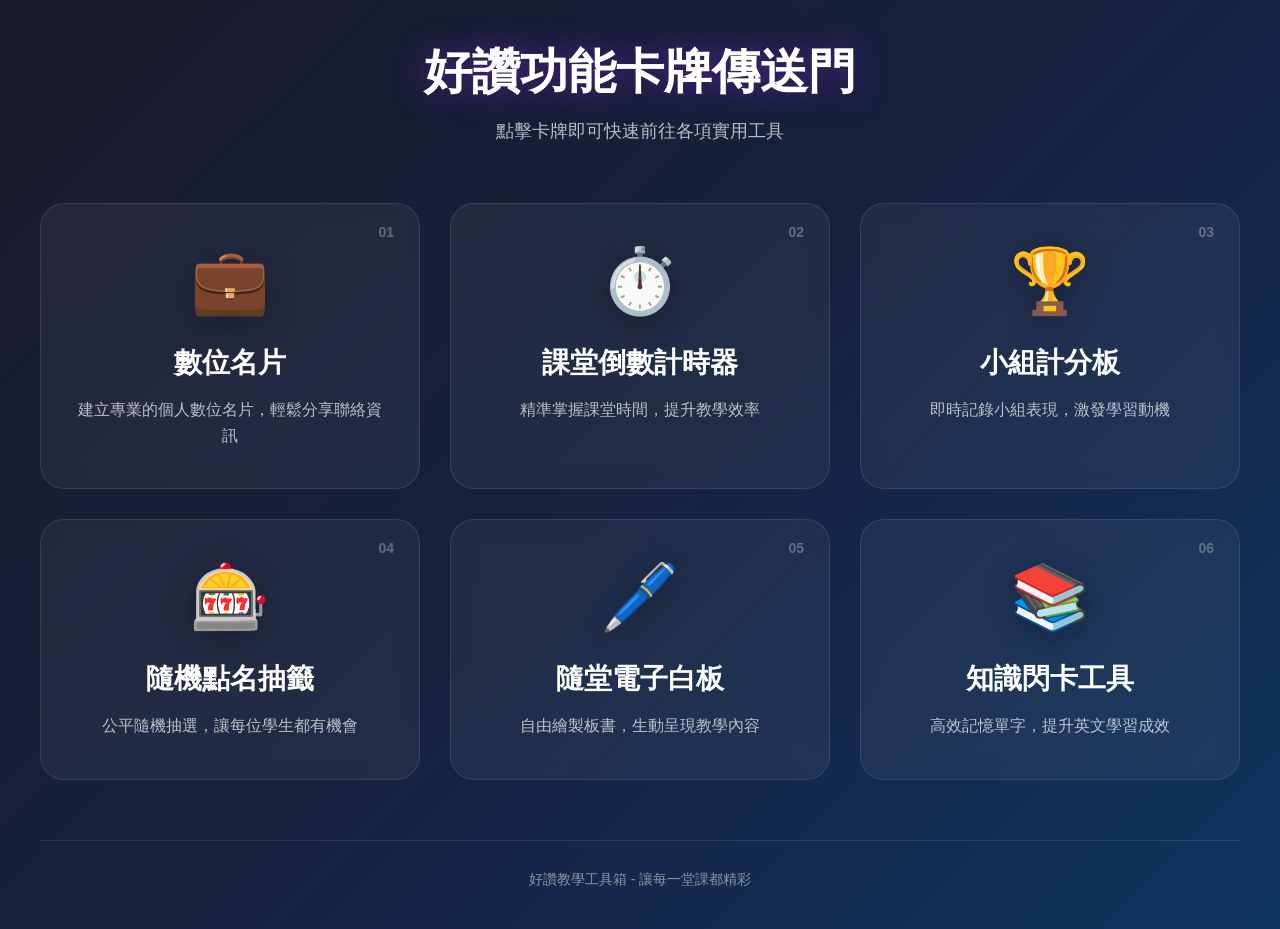
<file: 07_Dashboard/index.html>
<!DOCTYPE html>
<html lang="zh-TW">
<head>
    <meta charset="UTF-8">
    <meta name="viewport" content="width=device-width, initial-scale=1.0">
    <title>好讚功能卡牌傳送門</title>
    <style>
        * {
            margin: 0;
            padding: 0;
            box-sizing: border-box;
        }

        body {
            font-family: 'Microsoft JhengHei', Arial, sans-serif;
            background: linear-gradient(135deg, #1a1a2e 0%, #16213e 50%, #0f3460 100%);
            min-height: 100vh;
            padding: 40px 20px;
        }

        .container {
            max-width: 1200px;
            margin: 0 auto;
        }

        .header {
            text-align: center;
            margin-bottom: 60px;
        }

        .header h1 {
            font-size: 48px;
            color: white;
            margin-bottom: 15px;
            text-shadow: 0 0 30px rgba(138, 43, 226, 0.5);
        }

        .header p {
            font-size: 18px;
            color: rgba(255, 255, 255, 0.7);
        }

        .cards-grid {
            display: grid;
            grid-template-columns: repeat(auto-fit, minmax(320px, 1fr));
            gap: 30px;
        }

        .card {
            background: rgba(255, 255, 255, 0.05);
            border: 1px solid rgba(255, 255, 255, 0.1);
            border-radius: 24px;
            padding: 40px 30px;
            text-align: center;
            text-decoration: none;
            transition: all 0.4s cubic-bezier(0.175, 0.885, 0.32, 1.275);
            position: relative;
            overflow: hidden;
            backdrop-filter: blur(10px);
        }

        .card::before {
            content: '';
            position: absolute;
            top: 0;
            left: 0;
            right: 0;
            bottom: 0;
            background: linear-gradient(135deg, rgba(138, 43, 226, 0.1) 0%, rgba(75, 0, 130, 0.1) 100%);
            opacity: 0;
            transition: opacity 0.4s ease;
        }

        .card:hover::before {
            opacity: 1;
        }

        .card:hover {
            transform: translateY(-10px) scale(1.02);
            border-color: rgba(138, 43, 226, 0.5);
            box-shadow: 0 20px 60px rgba(138, 43, 226, 0.3),
                        0 0 40px rgba(138, 43, 226, 0.2);
        }

        .card-icon {
            font-size: 64px;
            margin-bottom: 25px;
            display: block;
            filter: drop-shadow(0 5px 15px rgba(0, 0, 0, 0.3));
        }

        .card-title {
            font-size: 28px;
            font-weight: bold;
            color: white;
            margin-bottom: 15px;
            position: relative;
            z-index: 1;
        }

        .card-desc {
            font-size: 16px;
            color: rgba(255, 255, 255, 0.7);
            line-height: 1.6;
            position: relative;
            z-index: 1;
        }

        .card-number {
            position: absolute;
            top: 20px;
            right: 25px;
            font-size: 14px;
            color: rgba(255, 255, 255, 0.3);
            font-weight: bold;
        }

        .footer {
            text-align: center;
            margin-top: 60px;
            padding-top: 30px;
            border-top: 1px solid rgba(255, 255, 255, 0.1);
        }

        .footer p {
            color: rgba(255, 255, 255, 0.5);
            font-size: 14px;
        }

        @media (max-width: 768px) {
            .header h1 {
                font-size: 32px;
            }
            
            .cards-grid {
                grid-template-columns: 1fr;
            }
            
            .card {
                padding: 30px 20px;
            }
            
            .card-icon {
                font-size: 50px;
            }
            
            .card-title {
                font-size: 24px;
            }
        }
    </style>
</head>
<body>
    <div class="container">
        <div class="header">
            <h1>好讚功能卡牌傳送門</h1>
            <p>點擊卡牌即可快速前往各項實用工具</p>
        </div>

        <div class="cards-grid">
            <a href="../01_Card/index.html" target="_blank" class="card">
                <span class="card-number">01</span>
                <span class="card-icon">💼</span>
                <h2 class="card-title">數位名片</h2>
                <p class="card-desc">建立專業的個人數位名片，輕鬆分享聯絡資訊</p>
            </a>

            <a href="../02_Timer/index.html" target="_blank" class="card">
                <span class="card-number">02</span>
                <span class="card-icon">⏱️</span>
                <h2 class="card-title">課堂倒數計時器</h2>
                <p class="card-desc">精準掌握課堂時間，提升教學效率</p>
            </a>

            <a href="../03_Score/index.html" target="_blank" class="card">
                <span class="card-number">03</span>
                <span class="card-icon">🏆</span>
                <h2 class="card-title">小組計分板</h2>
                <p class="card-desc">即時記錄小組表現，激發學習動機</p>
            </a>

            <a href="../04_Lottery/index.html" target="_blank" class="card">
                <span class="card-number">04</span>
                <span class="card-icon">🎰</span>
                <h2 class="card-title">隨機點名抽籤</h2>
                <p class="card-desc">公平隨機抽選，讓每位學生都有機會</p>
            </a>

            <a href="../05_Whiteboard/index.html" target="_blank" class="card">
                <span class="card-number">05</span>
                <span class="card-icon">🖊️</span>
                <h2 class="card-title">隨堂電子白板</h2>
                <p class="card-desc">自由繪製板書，生動呈現教學內容</p>
            </a>

            <a href="../06_Flashcard/index.html" target="_blank" class="card">
                <span class="card-number">06</span>
                <span class="card-icon">📚</span>
                <h2 class="card-title">知識閃卡工具</h2>
                <p class="card-desc">高效記憶單字，提升英文學習成效</p>
            </a>
        </div>

        <div class="footer">
            <p>好讚教學工具箱 - 讓每一堂課都精彩</p>
        </div>
    </div>
</body>
</html>
</file>
<file: 01_Card/style.css>
/* ==========================================================================
   巫立 - 數位行銷名片樣式表 (Modern 3D Blue Gradient Style)
   ========================================================================== */

:root {
    /* Gradient Color Palette */
    --card-grad-start: hsl(208, 95%, 52%);
    --card-grad-end: hsl(224, 90%, 40%);
    --page-bg: hsl(222, 28%, 10%);
    
    /* Typography */
    --text-light: hsl(0, 0%, 100%);
    --text-blue-tint: hsl(198, 100%, 88%);
    --text-muted: hsla(0, 0%, 100%, 0.7);
    
    /* Glassmorphism & Shadow UI */
    --glass-bg: rgba(255, 255, 255, 0.12);
    --glass-border: rgba(255, 255, 255, 0.22);
    --card-shadow: 
        0 15px 35px rgba(0, 0, 0, 0.3),
        0 5px 15px rgba(13, 110, 253, 0.2),
        inset 0 1px 0 rgba(255, 255, 255, 0.35);
        
    --card-shadow-hover: 
        0 30px 60px rgba(0, 0, 0, 0.4),
        0 10px 30px rgba(13, 110, 253, 0.45),
        inset 0 1px 0 rgba(255, 255, 255, 0.5);

    --font-family: 'Outfit', 'Noto Sans TC', sans-serif;
}

/* Reset & Page Settings */
* {
    margin: 0;
    padding: 0;
    box-sizing: border-box;
}

body {
    background-color: var(--page-bg);
    color: var(--text-light);
    font-family: var(--font-family);
    min-height: 100vh;
    display: flex;
    justify-content: center;
    align-items: center;
    overflow: hidden;
    position: relative;
}

/* Page Background Glow Points */
.page-container {
    width: 100vw;
    height: 100vh;
    display: flex;
    flex-direction: column;
    justify-content: center;
    align-items: center;
    position: relative;
    z-index: 1;
}

.bg-glow {
    position: absolute;
    width: 600px;
    height: 600px;
    border-radius: 50%;
    filter: blur(120px);
    opacity: 0.15;
    pointer-events: none;
    z-index: -1;
}

.bg-glow-1 {
    background: var(--card-grad-start);
    top: -10%;
    left: -10%;
}

.bg-glow-2 {
    background: var(--card-grad-end);
    bottom: -10%;
    right: -10%;
}

/* 3D Perspective Card Container */
.card-container {
    perspective: 1000px;
    padding: 20px;
}

/* The Card Body */
.business-card {
    width: 380px;
    height: 520px;
    background: linear-gradient(135deg, var(--card-grad-start) 0%, var(--card-grad-end) 100%);
    border: 1px solid var(--glass-border);
    border-radius: 28px;
    padding: 2.5rem 2rem;
    display: flex;
    flex-direction: column;
    justify-content: space-between;
    box-shadow: var(--card-shadow);
    position: relative;
    overflow: hidden;
    transform-style: preserve-3d;
    transition: box-shadow 0.3s ease;
}

/* Glowing overlay inside the card (driven by JS cursor) */
.card-glow {
    position: absolute;
    top: 0;
    left: 0;
    width: 100%;
    height: 100%;
    pointer-events: none;
    z-index: 3;
    mix-blend-mode: overlay;
    transition: background 0.1s ease;
}

.business-card:hover {
    box-shadow: var(--card-shadow-hover);
}

/* Card Header */
.card-header {
    display: flex;
    justify-content: flex-end; /* Align badge to the right */
    align-items: center;
    transform: translateZ(30px); /* 3D layer effect */
}

.card-badge {
    background: var(--glass-bg);
    border: 1px solid var(--glass-border);
    padding: 6px 14px;
    border-radius: 30px;
    font-size: 0.75rem;
    font-weight: 600;
    letter-spacing: 0.8px;
    color: var(--text-blue-tint);
}

/* Card Body Section */
.card-body {
    margin-top: 0.5rem;
    margin-bottom: auto;
    transform: translateZ(50px);
}

.avatar-container {
    width: 120px; /* Enlarge avatar size */
    height: 120px; /* Enlarge avatar size */
    border-radius: 50%;
    overflow: hidden;
    border: 4px solid rgba(255, 255, 255, 0.35);
    box-shadow: 0 8px 25px rgba(0, 0, 0, 0.25);
    margin-bottom: 1.25rem;
    transition: all 0.4s cubic-bezier(0.25, 0.8, 0.25, 1);
    background: rgba(255, 255, 255, 0.1);
}

.profile-avatar {
    width: 100%;
    height: 100%;
    object-fit: cover;
}

.business-card:hover .avatar-container {
    transform: scale(1.06) translateZ(10px);
    border-color: rgba(255, 255, 255, 0.8);
    box-shadow: 0 15px 30px rgba(13, 110, 253, 0.5);
}

.name {
    font-size: 3rem;
    font-weight: 900;
    letter-spacing: 2px;
    margin-bottom: 0.5rem;
    background: linear-gradient(to bottom, #ffffff 60%, var(--text-blue-tint));
    -webkit-background-clip: text;
    -webkit-text-fill-color: transparent;
    filter: drop-shadow(0 2px 4px rgba(0,0,0,0.15));
}

.tagline {
    font-size: 1.15rem;
    font-weight: 500;
    color: var(--text-light);
    margin-bottom: 2rem;
    letter-spacing: 0.5px;
    text-shadow: 0 1px 3px rgba(0,0,0,0.2);
}

.skills-tags {
    display: flex;
    flex-wrap: wrap;
    gap: 0.6rem;
}

.tag {
    background: rgba(255, 255, 255, 0.08);
    border: 1px solid rgba(255, 255, 255, 0.15);
    padding: 6px 12px;
    border-radius: 12px;
    font-size: 0.82rem;
    font-weight: 500;
    color: var(--text-blue-tint);
    display: flex;
    align-items: center;
    gap: 0.4rem;
    backdrop-filter: blur(5px);
    transition: all 0.2s ease;
}

.tag:hover {
    background: rgba(255, 255, 255, 0.2);
    border-color: rgba(255, 255, 255, 0.4);
    transform: scale(1.05);
}

/* Card Footer Section */
.card-footer {
    display: flex;
    justify-content: space-between;
    align-items: flex-end;
    border-top: 1px solid rgba(255, 255, 255, 0.15);
    padding-top: 1.5rem;
    transform: translateZ(40px);
}

.contact-info {
    display: flex;
    flex-direction: column;
    gap: 0.5rem;
}

.contact-item {
    display: flex;
    align-items: center;
    gap: 0.6rem;
    font-size: 0.8rem;
    color: var(--text-muted);
}

.contact-item i {
    color: var(--text-blue-tint);
    width: 14px;
}

/* Social links icons */
.social-links {
    display: flex;
    gap: 0.5rem;
}

.social-icon {
    width: 36px;
    height: 36px;
    border-radius: 50%;
    background: var(--glass-bg);
    border: 1px solid var(--glass-border);
    display: flex;
    align-items: center;
    justify-content: center;
    color: var(--text-light);
    font-size: 0.9rem;
    text-decoration: none;
    transition: all 0.3s cubic-bezier(0.25, 0.8, 0.25, 1);
}

.social-icon:hover {
    background: var(--text-light);
    color: var(--card-grad-end);
    transform: translateY(-3px) scale(1.1);
    box-shadow: 0 5px 15px rgba(255, 255, 255, 0.3);
}

/* Bottom tip text */
.interactive-tip {
    font-size: 0.85rem;
    color: hsla(0, 0%, 100%, 0.4);
    margin-top: 2rem;
    display: flex;
    align-items: center;
    gap: 0.5rem;
}

.interactive-tip i {
    color: var(--card-grad-start);
}

/* Card Entry Animation */
@keyframes cardEntry {
    from { opacity: 0; transform: translateY(30px) rotateX(10deg); }
    to { opacity: 1; transform: translateY(0) rotateX(0); }
}

.business-card {
    animation: cardEntry 1s cubic-bezier(0.2, 0.8, 0.2, 1);
}
</file>
